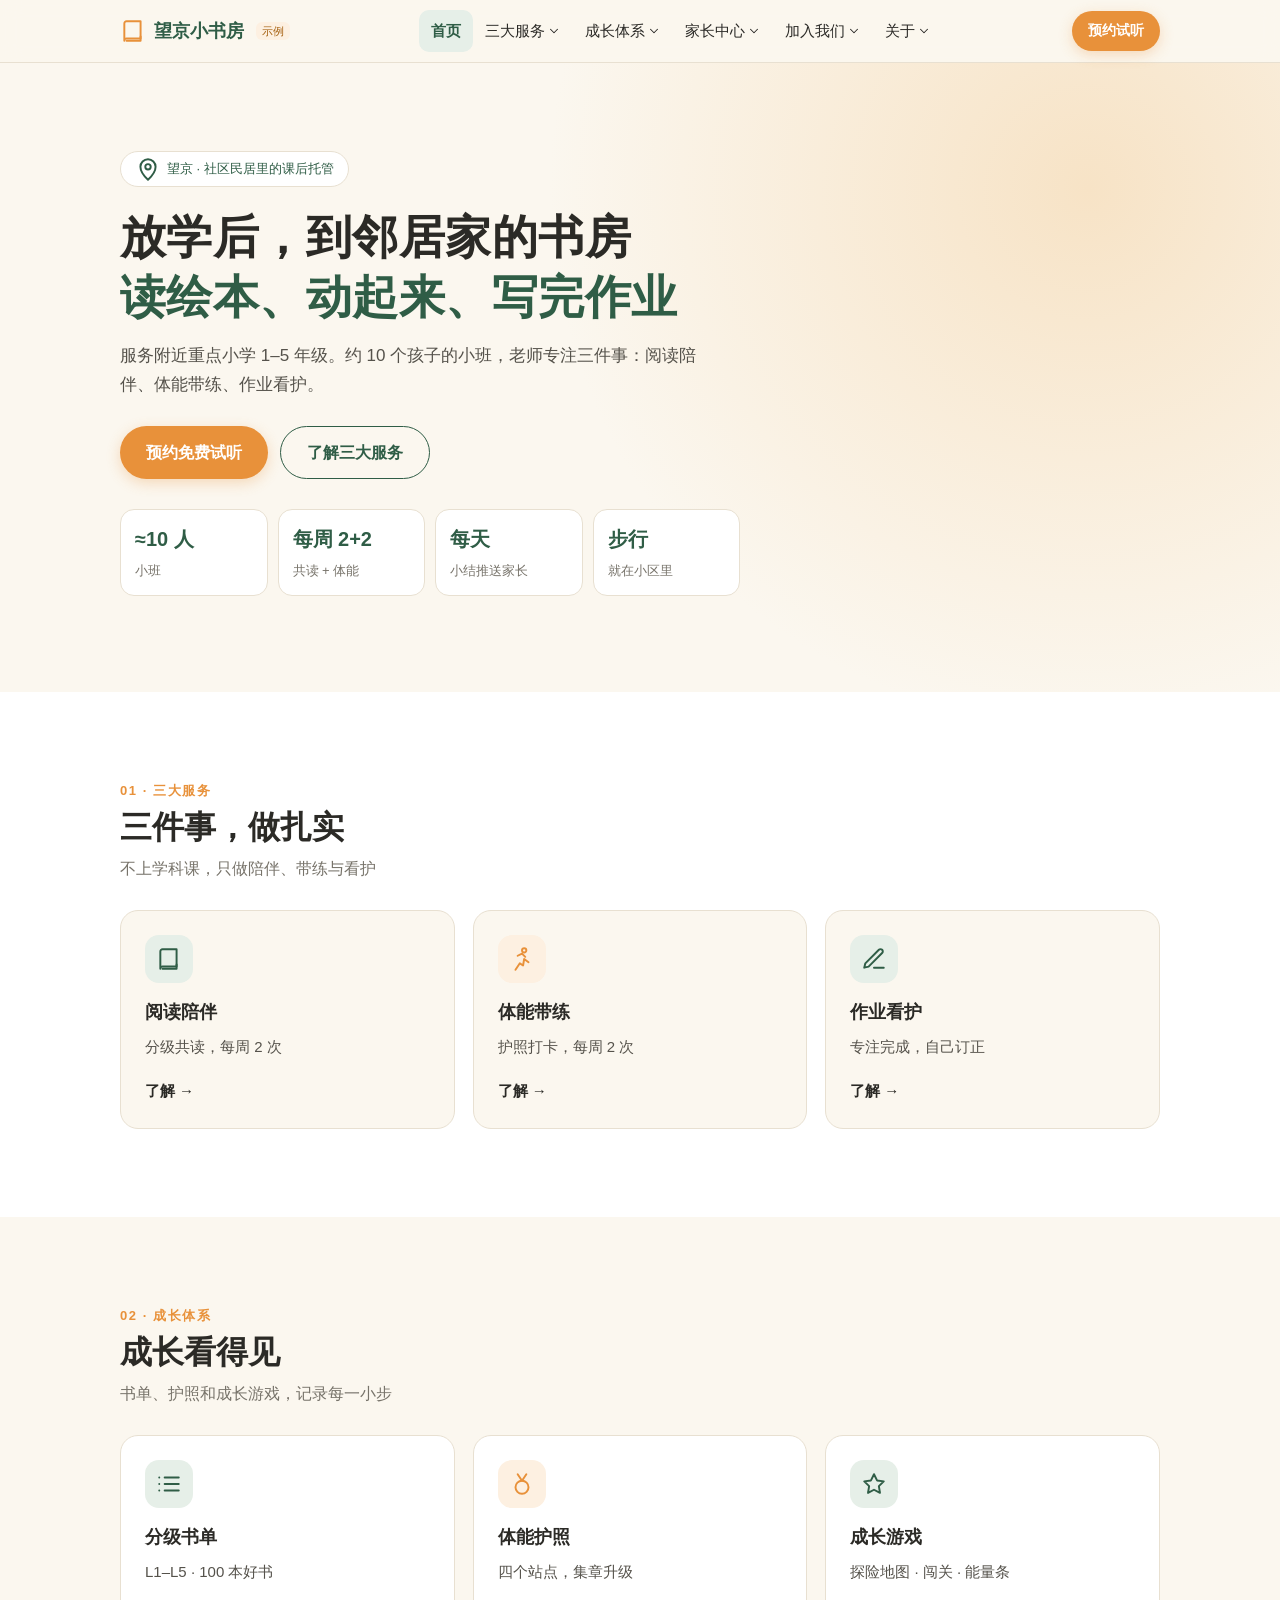
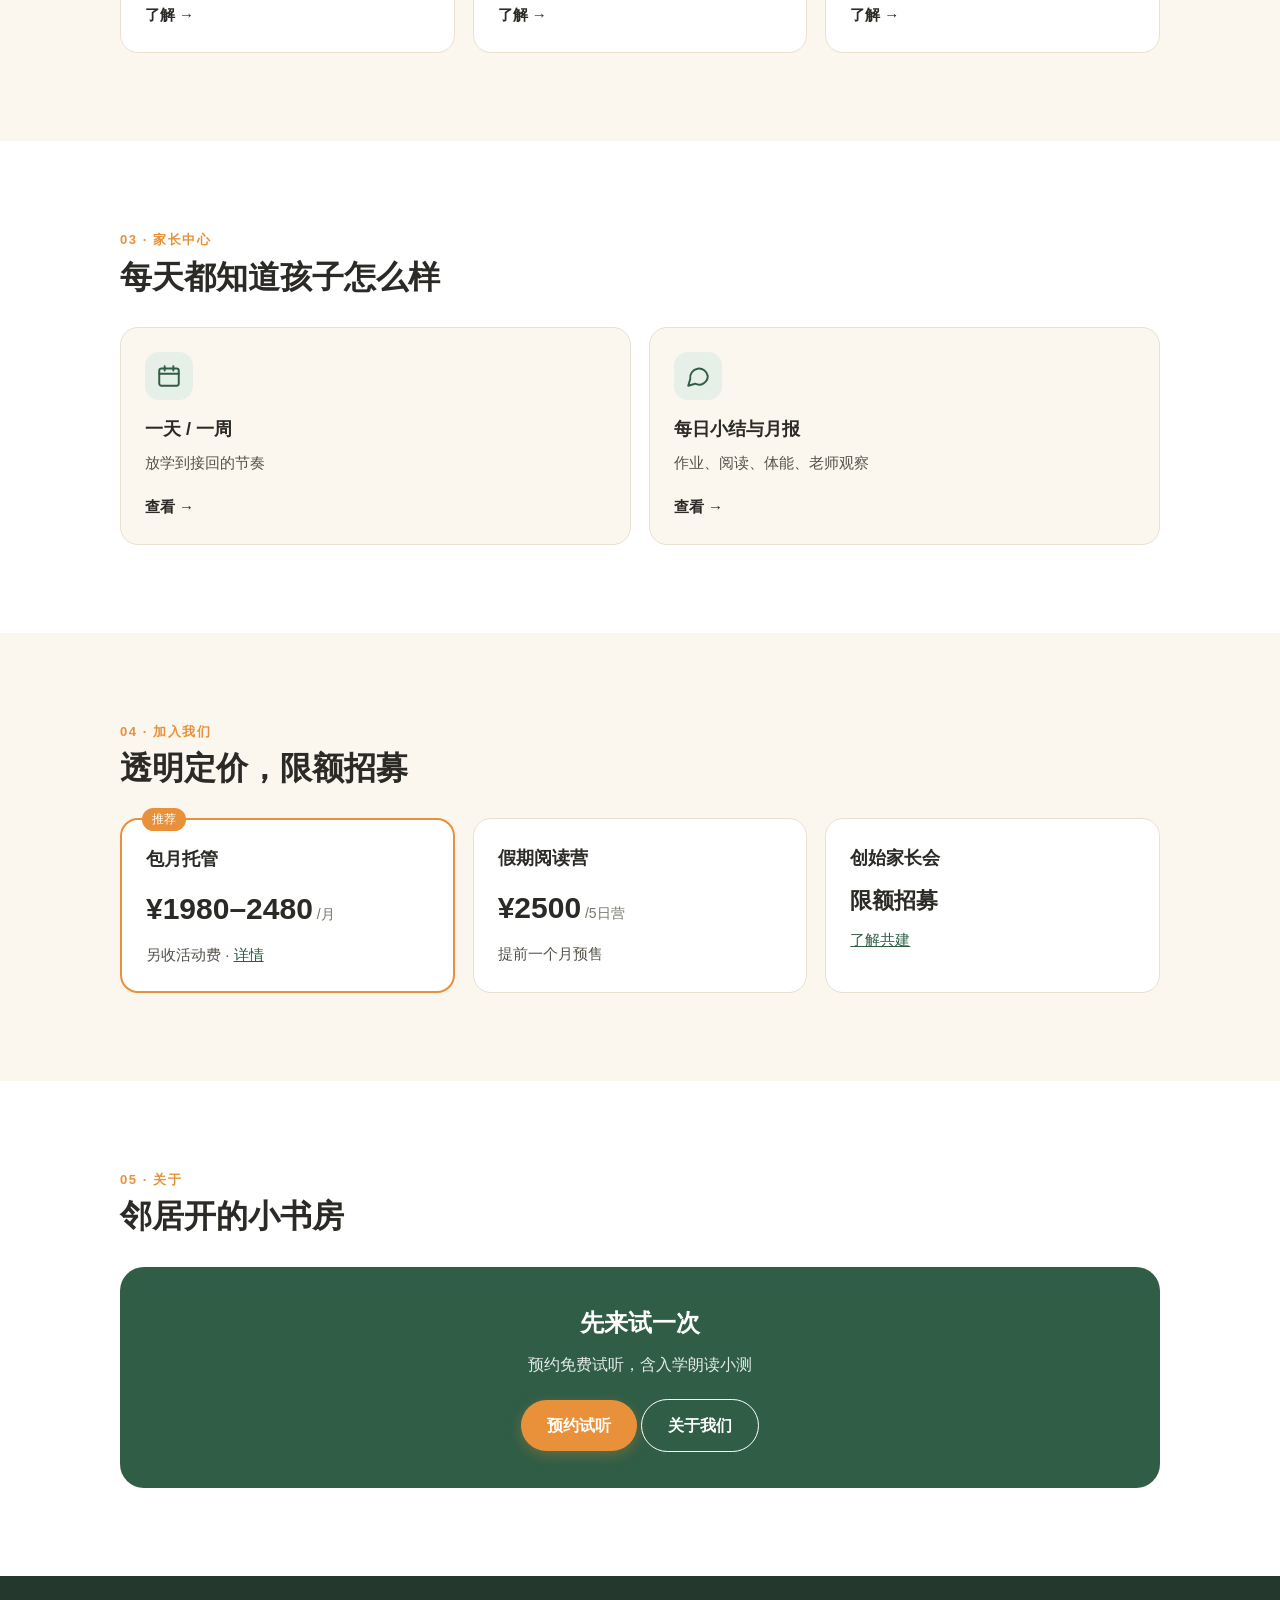
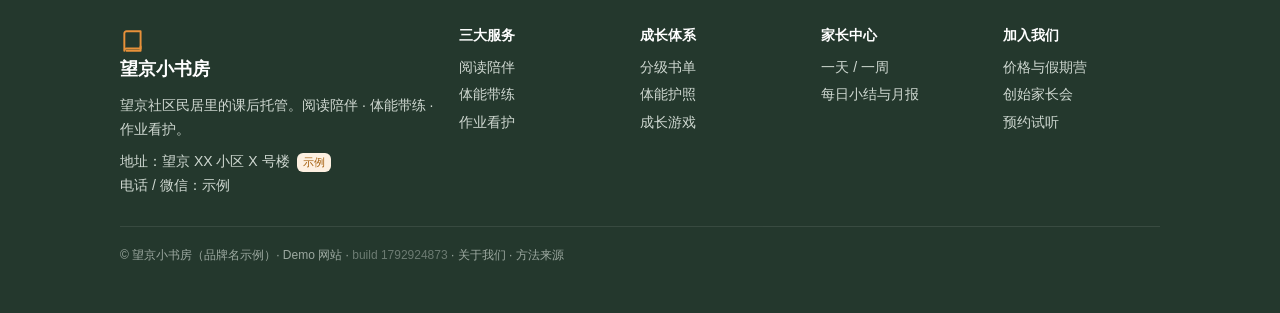
<file: index.html>
<!DOCTYPE html><html lang="zh-CN"><head><meta charset="utf-8"><meta name="viewport" content="width=device-width,initial-scale=1,viewport-fit=cover"><title>首页 · 望京小书房（示例）</title><link rel="stylesheet" href="style.css?v=1792924873"></head><body><div id="nav"></div><noscript><nav style="padding:12px 20px;background:#fff;border-bottom:1px solid #e8e0d1;font-size:14px;line-height:2"><a href="index.html">首页</a> · <a href="services.html">三大服务</a> · <a href="books.html">分级书单</a> · <a href="passport.html">体能护照</a> · <a href="game.html">成长游戏</a> · <a href="schedule.html">一天/一周</a> · <a href="parents.html">每日小结与月报</a> · <a href="pricing.html">价格与假期营</a> · <a href="founders.html">创始家长会</a> · <a href="join.html">预约试听</a> · <a href="about.html">关于</a></nav></noscript><main><div class="hero"><div class="w"><span class="eyebrow"><svg class="ic" viewBox="0 0 24 24"><path d="M12 22s7-6.5 7-12a7 7 0 0 0-14 0c0 5.5 7 12 7 12z"/><circle cx="12" cy="10" r="2.5"/></svg>望京 · 社区民居里的课后托管</span><h1>放学后，到邻居家的书房<br><em>读绘本、动起来、写完作业</em></h1><p class="lead">服务附近重点小学 1–5 年级。约 10 个孩子的小班，老师专注三件事：阅读陪伴、体能带练、作业看护。</p><div class="acts"><a class="btn" href="join.html">预约免费试听</a><a class="btn ghost" href="services.html">了解三大服务</a></div><div class="facts"><div><b>≈10 人</b><span>小班</span></div><div><b>每周 2+2</b><span>共读 + 体能</span></div><div><b>每天</b><span>小结推送家长</span></div><div><b>步行</b><span>就在小区里</span></div></div></div></div><section class="alt"><div class="w"><div class="sh"><div class="k">01 · 三大服务</div><h2>三件事，做扎实</h2><p>不上学科课，只做陪伴、带练与看护</p></div><div class="g g3"><a class="c" href="services.html#read" style="text-decoration:none;color:inherit"><div class="icb"><svg class="ic" viewBox="0 0 24 24"><path d="M4 19V5a2 2 0 0 1 2-2h13v16H6a2 2 0 0 0-2 2z"/><path d="M19 17v4H6"/></svg></div><h3>阅读陪伴</h3><p>分级共读，每周 2 次</p><span class="more">了解</span></a><a class="c" href="services.html#run" style="text-decoration:none;color:inherit"><div class="icb o"><svg class="ic" viewBox="0 0 24 24"><circle cx="14" cy="4" r="2"/><path d="m6 22 4-6 3 2 1-6 4 3M8 9l4-2 3 3"/></svg></div><h3>体能带练</h3><p>护照打卡，每周 2 次</p><span class="more">了解</span></a><a class="c" href="services.html#hw" style="text-decoration:none;color:inherit"><div class="icb"><svg class="ic" viewBox="0 0 24 24"><path d="M12 20h9"/><path d="M16.5 3.5a2.1 2.1 0 1 1 3 3L7 19l-4 1 1-4z"/></svg></div><h3>作业看护</h3><p>专注完成，自己订正</p><span class="more">了解</span></a></div></div></section><section class=""><div class="w"><div class="sh"><div class="k">02 · 成长体系</div><h2>成长看得见</h2><p>书单、护照和成长游戏，记录每一小步</p></div><div class="g g3"><a class="c" href="books.html" style="text-decoration:none;color:inherit"><div class="icb"><svg class="ic" viewBox="0 0 24 24"><path d="M8 6h13M8 12h13M8 18h13M3 6h.01M3 12h.01M3 18h.01"/></svg></div><h3>分级书单</h3><p>L1–L5 · 100 本好书</p><span class="more">了解</span></a><a class="c" href="passport.html" style="text-decoration:none;color:inherit"><div class="icb o"><svg class="ic" viewBox="0 0 24 24"><circle cx="12" cy="15" r="6"/><path d="m8 3 4 6 4-6"/></svg></div><h3>体能护照</h3><p>四个站点，集章升级</p><span class="more">了解</span></a><a class="c" href="game.html" style="text-decoration:none;color:inherit"><div class="icb"><svg class="ic" viewBox="0 0 24 24"><path d="m12 3 2.8 5.7 6.2.9-4.5 4.4 1 6.2L12 17.3 6.5 20.2l1-6.2L3 9.6l6.2-.9z"/></svg></div><h3>成长游戏</h3><p>探险地图 · 闯关 · 能量条</p><span class="more">了解</span></a></div></div></section><section class="alt"><div class="w"><div class="sh"><div class="k">03 · 家长中心</div><h2>每天都知道孩子怎么样</h2></div><div class="g g2"><a class="c" href="schedule.html" style="text-decoration:none;color:inherit"><div class="icb"><svg class="ic" viewBox="0 0 24 24"><rect x="3" y="5" width="18" height="16" rx="2"/><path d="M3 10h18M8 3v4M16 3v4"/></svg></div><h3>一天 / 一周</h3><p>放学到接回的节奏</p><span class="more">查看</span></a><a class="c" href="parents.html" style="text-decoration:none;color:inherit"><div class="icb"><svg class="ic" viewBox="0 0 24 24"><path d="M21 12a8 8 0 0 1-11.6 7.1L3 21l1.9-6.4A8 8 0 1 1 21 12z"/></svg></div><h3>每日小结与月报</h3><p>作业、阅读、体能、老师观察</p><span class="more">查看</span></a></div></div></section><section class=""><div class="w"><div class="sh"><div class="k">04 · 加入我们</div><h2>透明定价，限额招募</h2></div><div class="g g3 price"><div class="c hot"><h3>包月托管</h3><div class="n">¥1980–2480<small> /月</small></div><p>另收活动费 · <a href="pricing.html">详情</a></p></div><div class="c"><h3>假期阅读营</h3><div class="n">¥2500<small> /5日营</small></div><p>提前一个月预售</p></div><div class="c"><h3>创始家长会</h3><div class="n" style="font-size:22px">限额招募</div><p><a href="founders.html">了解共建</a></p></div></div></div></section><section class="alt"><div class="w"><div class="sh"><div class="k">05 · 关于</div><h2>邻居开的小书房</h2></div><div class="cta"><h2>先来试一次</h2><p>预约免费试听，含入学朗读小测</p><a class="btn" href="join.html">预约试听</a> <a class="btn ghost" href="about.html" style="color:#fff;border-color:#fff">关于我们</a></div></div></section></main><div id="foot"></div><script src="nav.js?v=1792924873"></script></body></html>
</file>
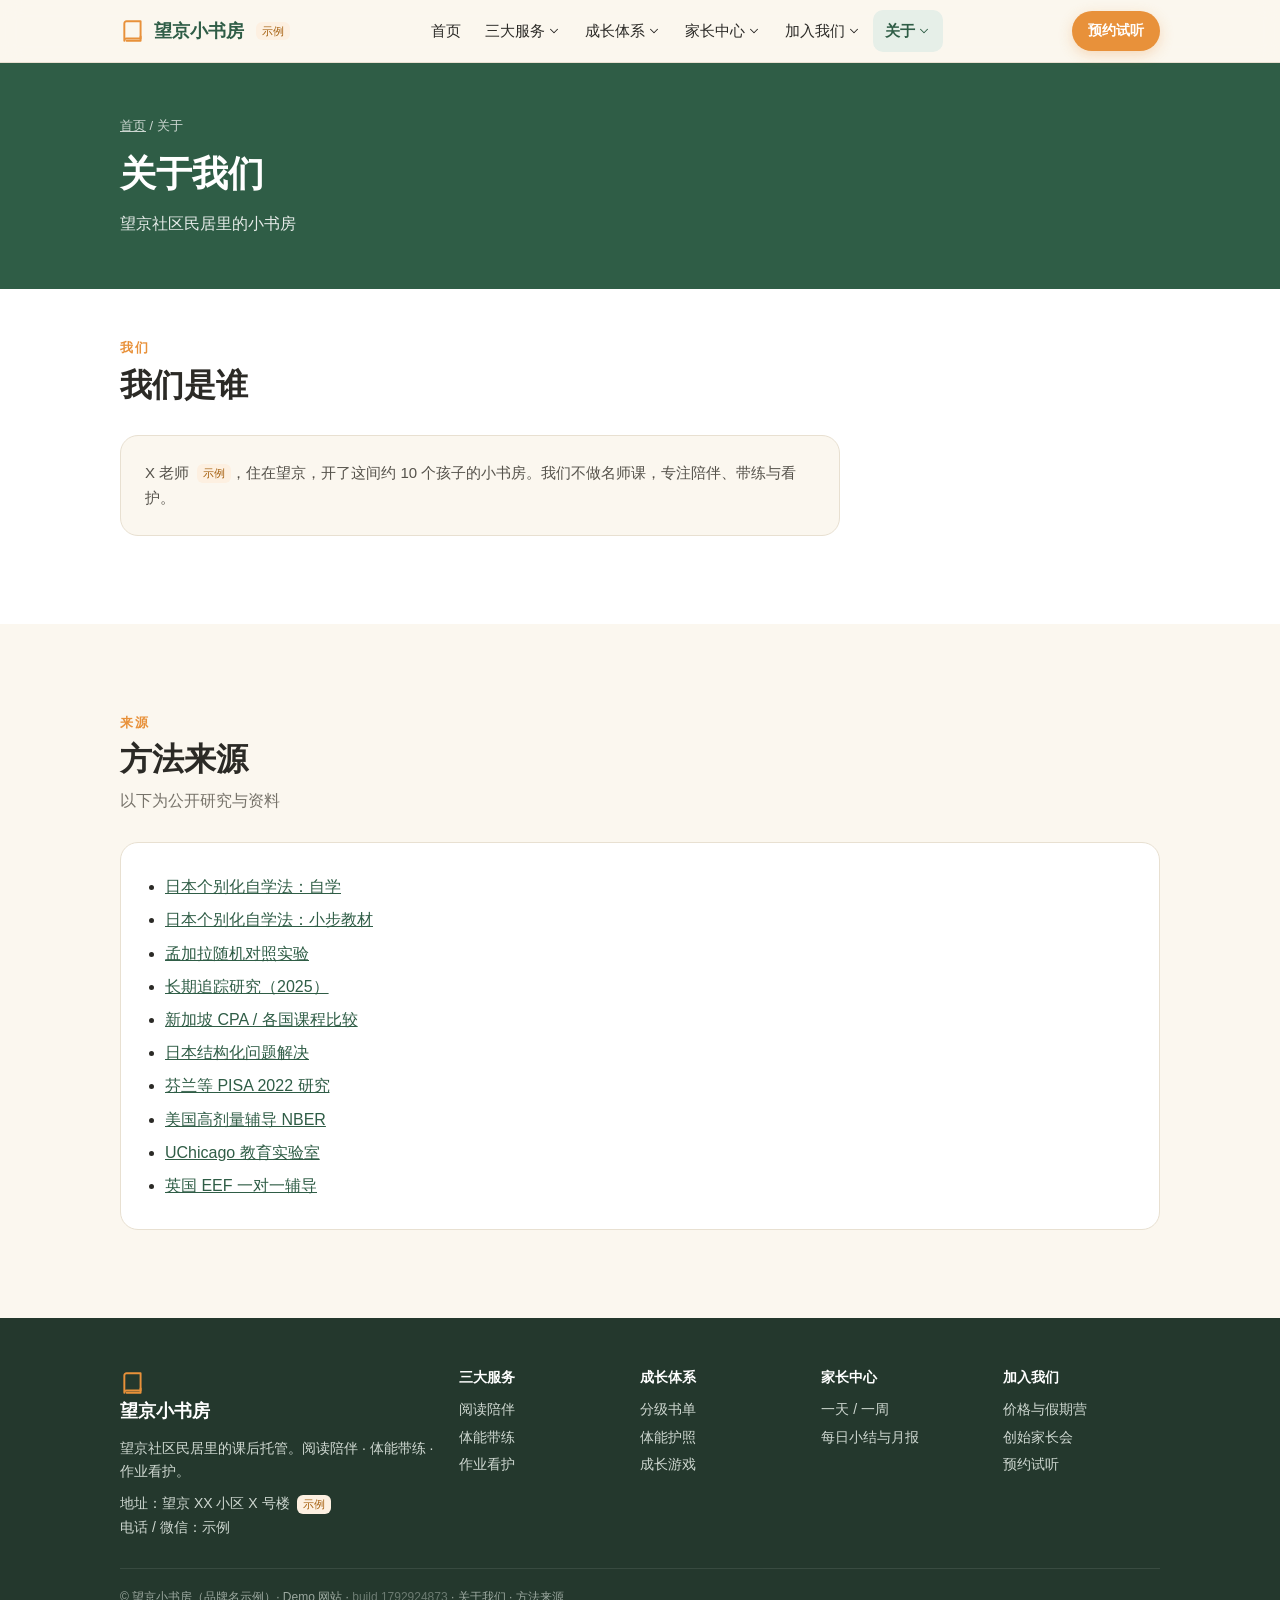
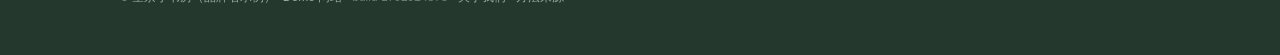
<file: about.html>
<!DOCTYPE html><html lang="zh-CN"><head><meta charset="utf-8"><meta name="viewport" content="width=device-width,initial-scale=1,viewport-fit=cover"><title>关于我们 · 望京小书房（示例）</title><link rel="stylesheet" href="style.css?v=1792924873"></head><body><div id="nav"></div><noscript><nav style="padding:12px 20px;background:#fff;border-bottom:1px solid #e8e0d1;font-size:14px;line-height:2"><a href="index.html">首页</a> · <a href="services.html">三大服务</a> · <a href="books.html">分级书单</a> · <a href="passport.html">体能护照</a> · <a href="game.html">成长游戏</a> · <a href="schedule.html">一天/一周</a> · <a href="parents.html">每日小结与月报</a> · <a href="pricing.html">价格与假期营</a> · <a href="founders.html">创始家长会</a> · <a href="join.html">预约试听</a> · <a href="about.html">关于</a></nav></noscript><main><div class="ph"><div class="w"><div class="crumb"><a href="index.html">首页</a> / 关于</div><h1>关于我们</h1><p>望京社区民居里的小书房</p></div></div><section class="alt"><div class="w"><div class="sh"><div class="k">我们</div><h2>我们是谁</h2></div><div class="c" style="max-width:720px"><p>X 老师 <i class="tag">示例</i>，住在望京，开了这间约 10 个孩子的小书房。我们不做名师课，专注陪伴、带练与看护。</p></div></div></section><section class=""><div class="w"><div class="sh"><div class="k">来源</div><h2>方法来源</h2><p>以下为公开研究与资料</p></div><div class="c"><ul class="li"><li><a href="https://www.kumon.com/about-kumon/kumon-method/self-learning" target="_blank" rel="noopener">日本个别化自学法：自学</a></li><li><a href="https://www.kumon.com/ca-en/about-kumon/kumon-method/small-step-worksheets" target="_blank" rel="noopener">日本个别化自学法：小步教材</a></li><li><a href="https://doi.org/10.1257/rct.2925-1.0" target="_blank" rel="noopener">孟加拉随机对照实验</a></li><li><a href="https://doi.org/10.1016/j.econedurev.2025.102657" target="_blank" rel="noopener">长期追踪研究（2025）</a></li><li><a href="https://doi.org/10.36948/ijfmr.2025.v07i01.35313" target="_blank" rel="noopener">新加坡 CPA / 各国课程比较</a></li><li><a href="https://www.ite.kspu.edu/index.php/ite/article/view/952" target="_blank" rel="noopener">日本结构化问题解决</a></li><li><a href="https://www.nature.com/articles/s41599-025-04466-y" target="_blank" rel="noopener">芬兰等 PISA 2022 研究</a></li><li><a href="https://doi.org/10.3386/w28531" target="_blank" rel="noopener">美国高剂量辅导 NBER</a></li><li><a href="https://educationlab.uchicago.edu/resources/nber-working-paper-can-technology-facilitate-scale-evidence-from-a-randomized-evaluation-of-high-dosage-tutoring/" target="_blank" rel="noopener">UChicago 教育实验室</a></li><li><a href="https://educationendowmentfoundation.org.uk/education-evidence/teaching-learning-toolkit/one-to-one-tuition" target="_blank" rel="noopener">英国 EEF 一对一辅导</a></li></ul></div></div></section></main><div id="foot"></div><script src="nav.js?v=1792924873"></script></body></html>
</file>
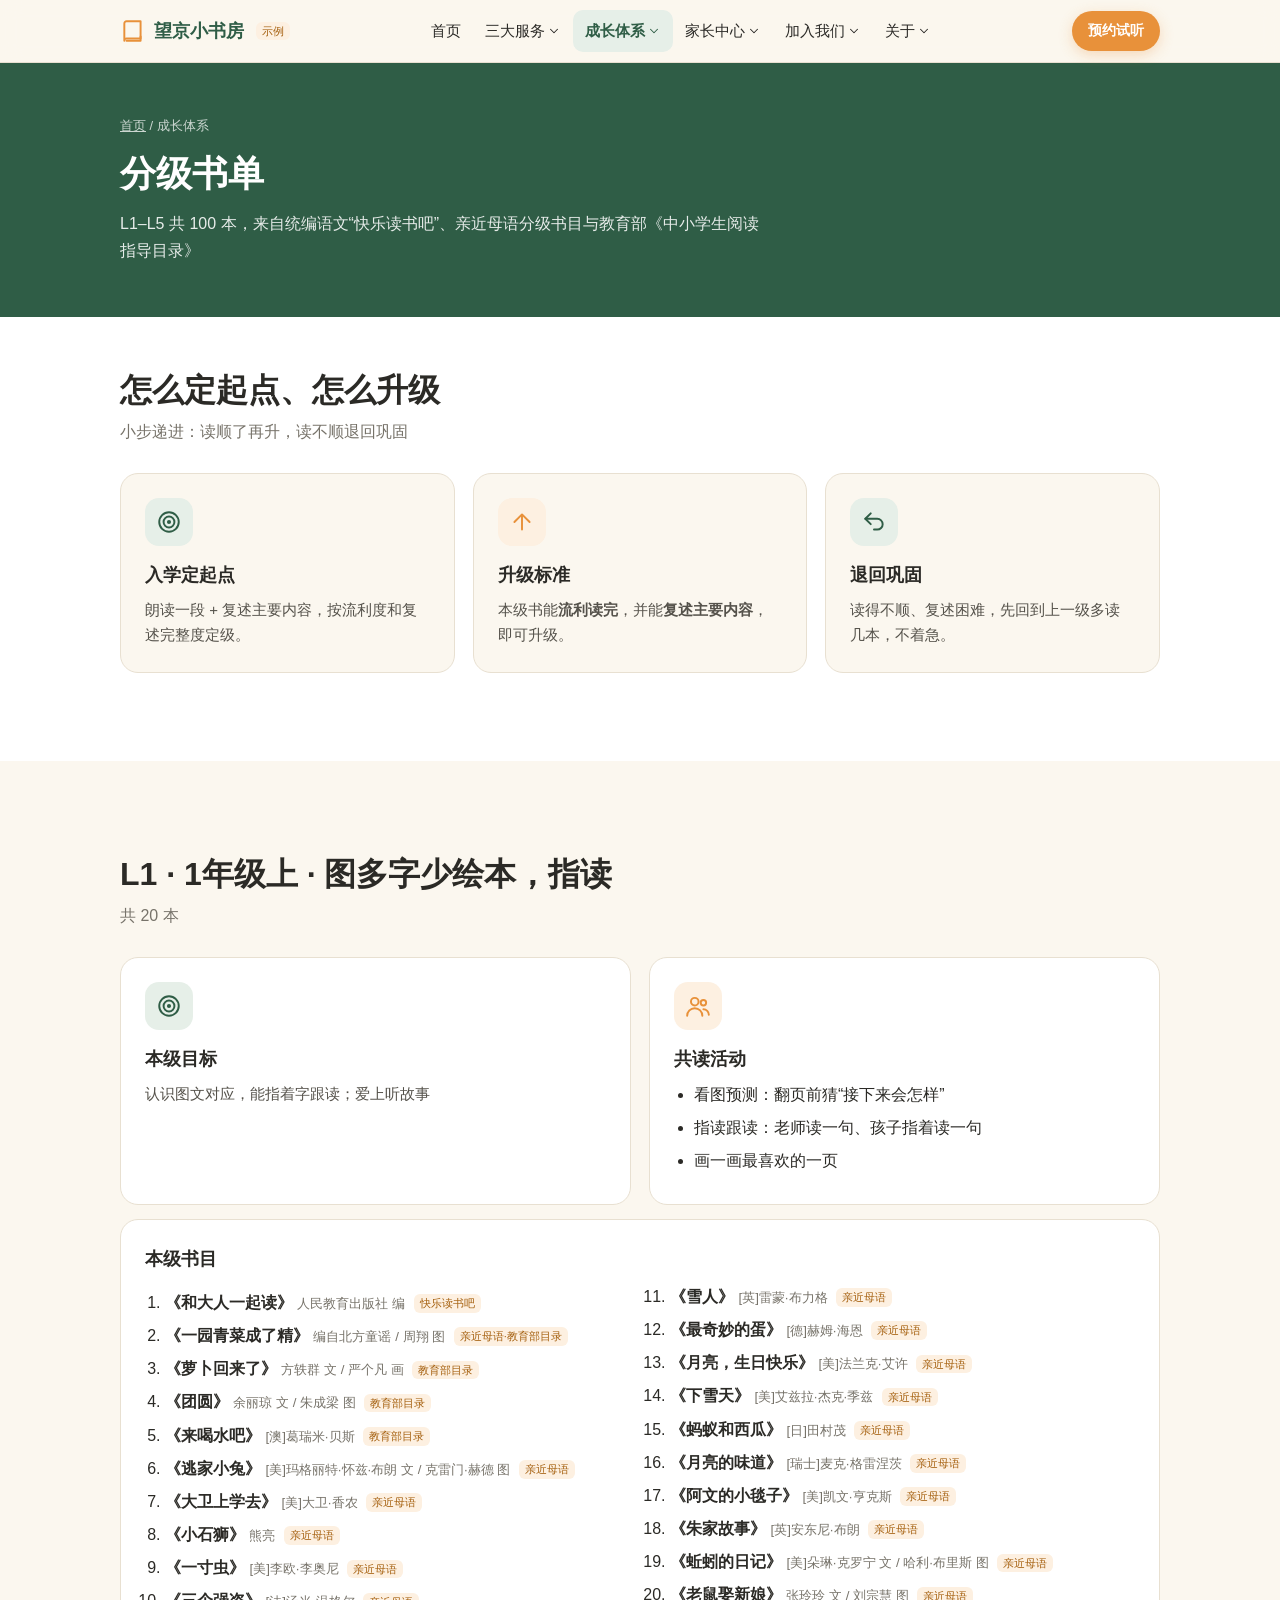
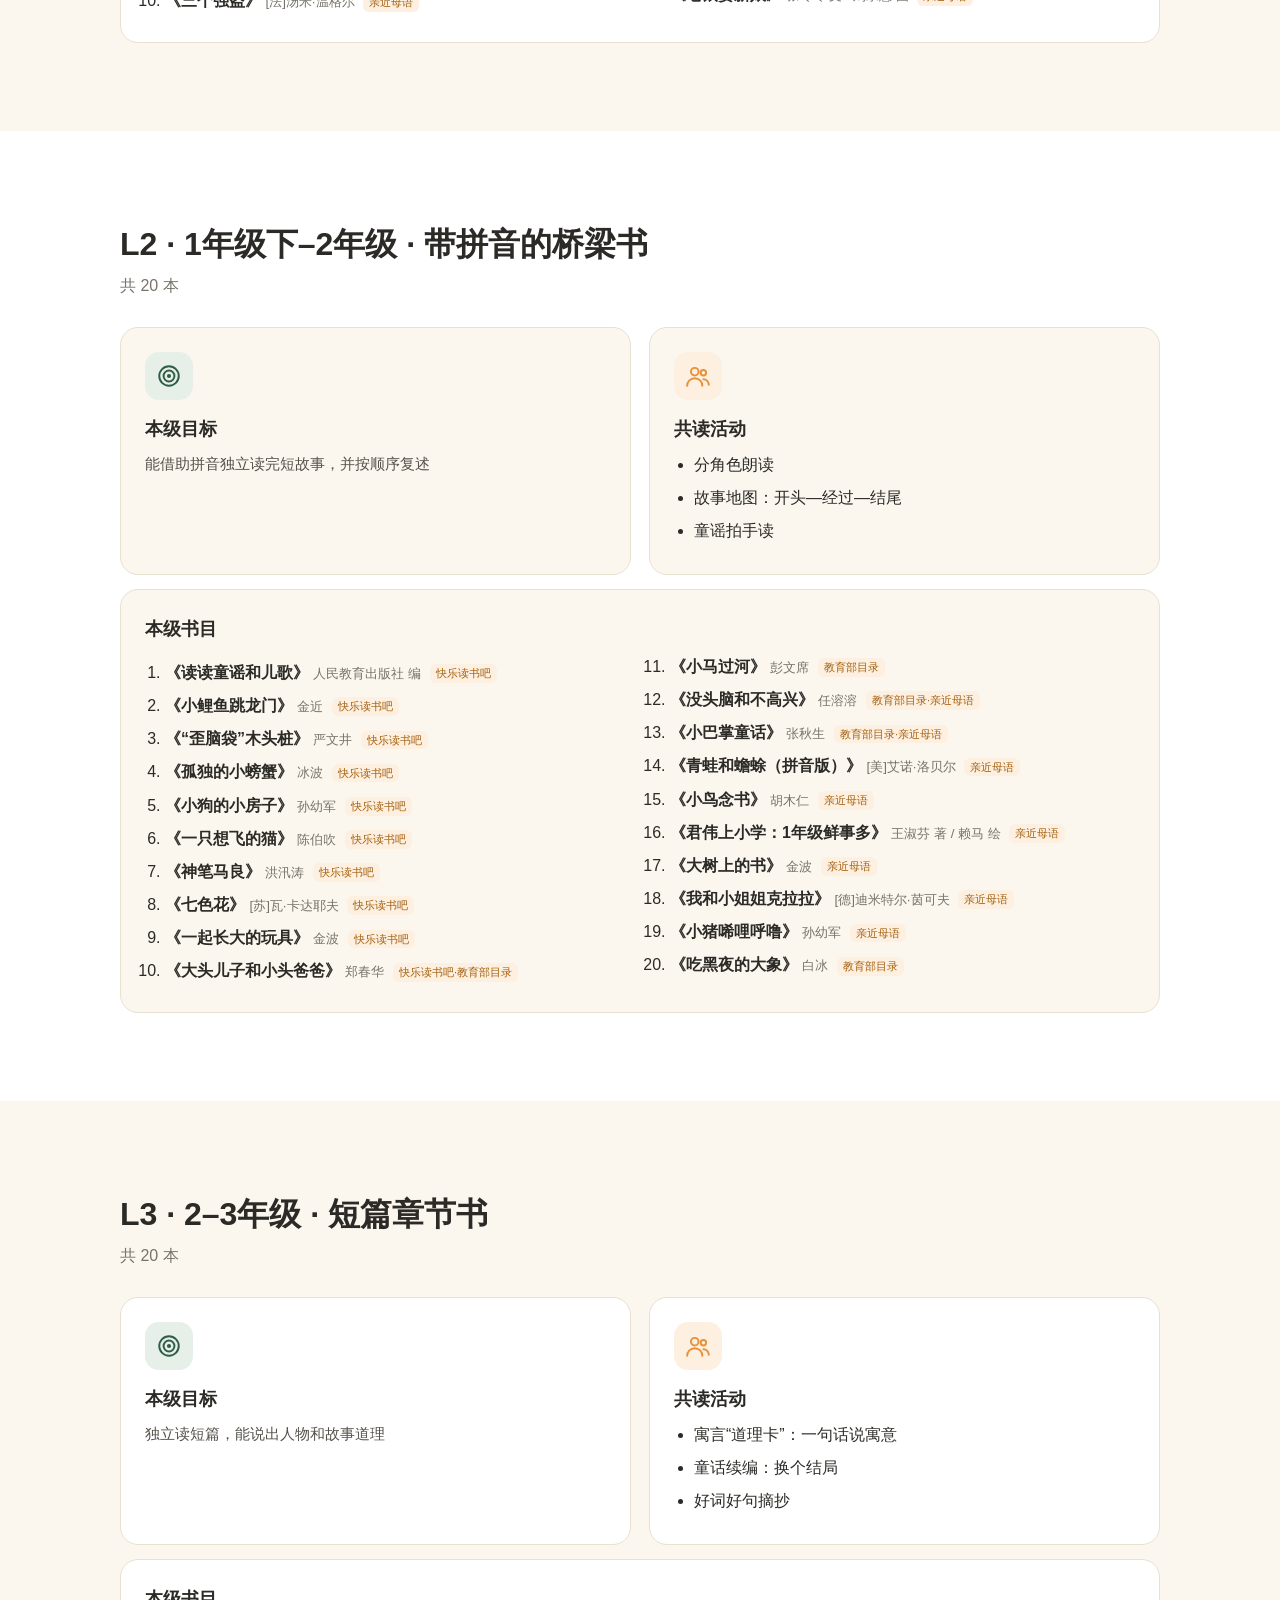
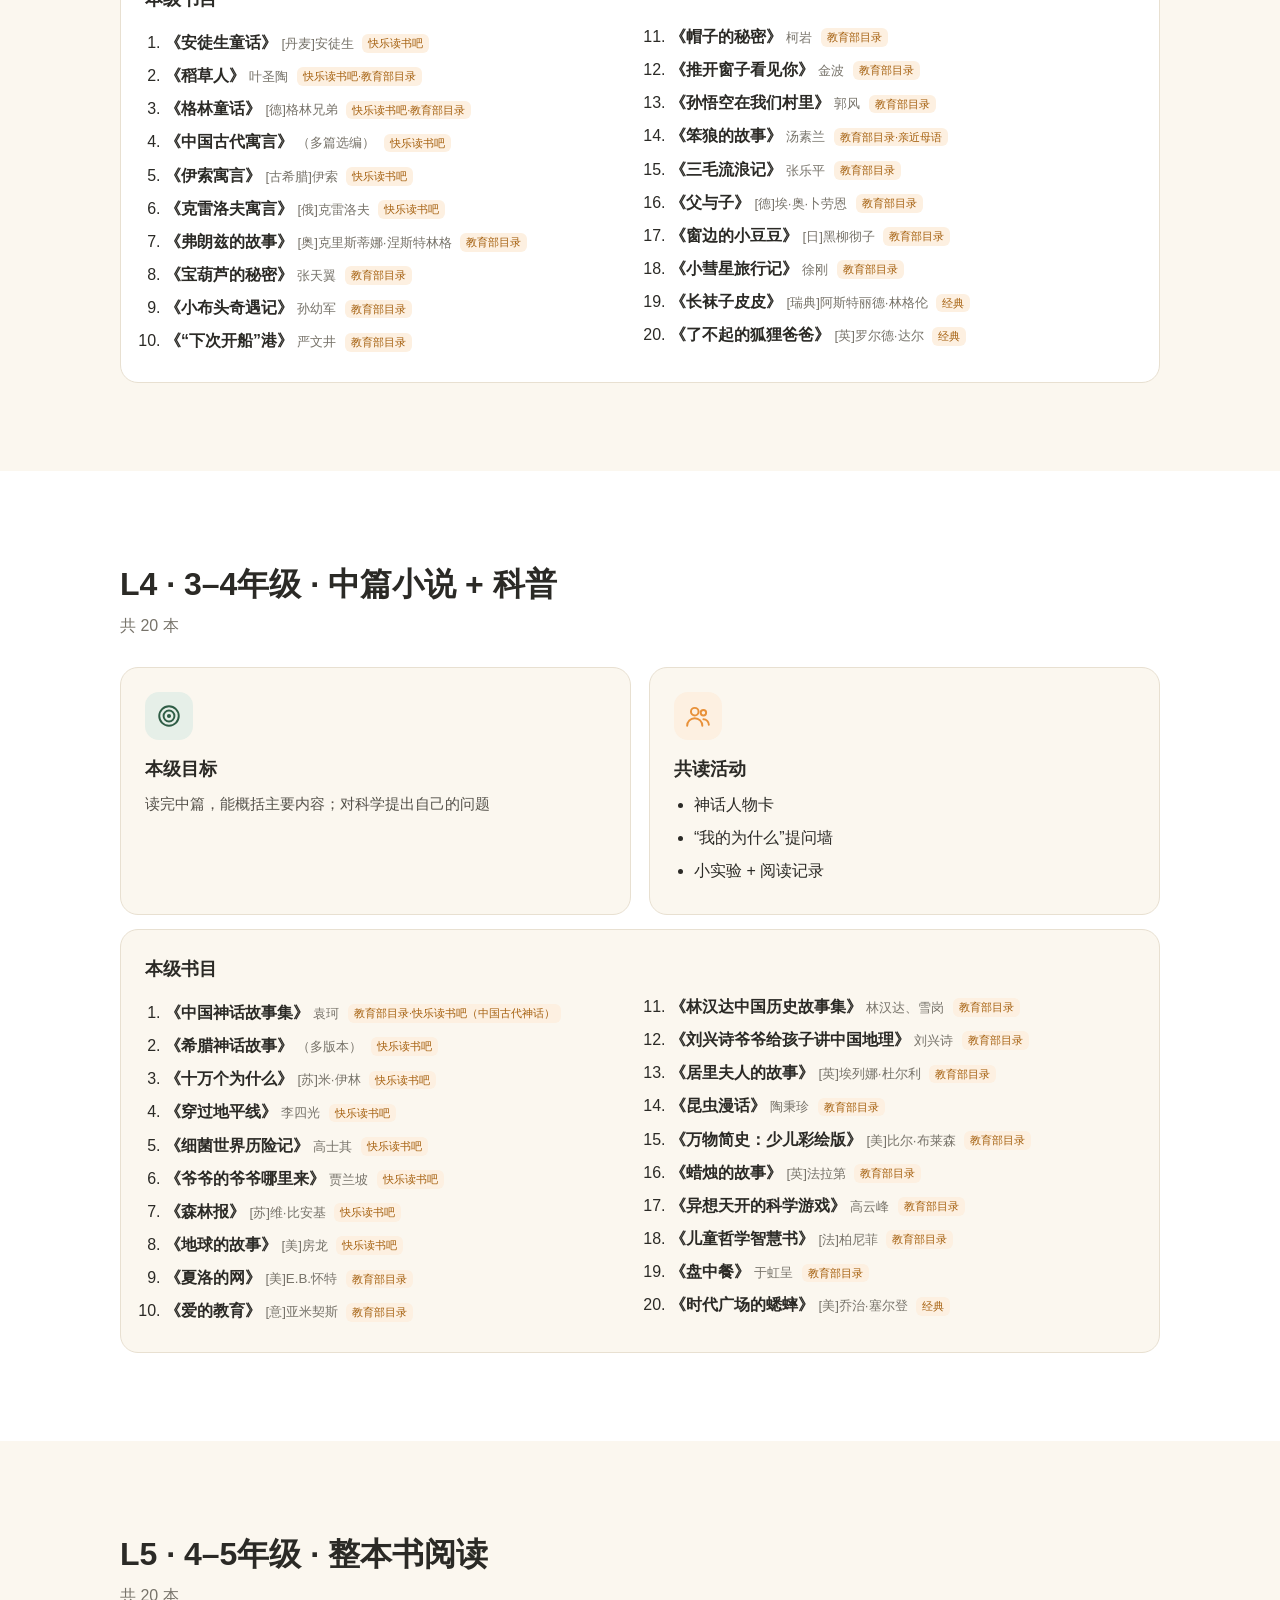
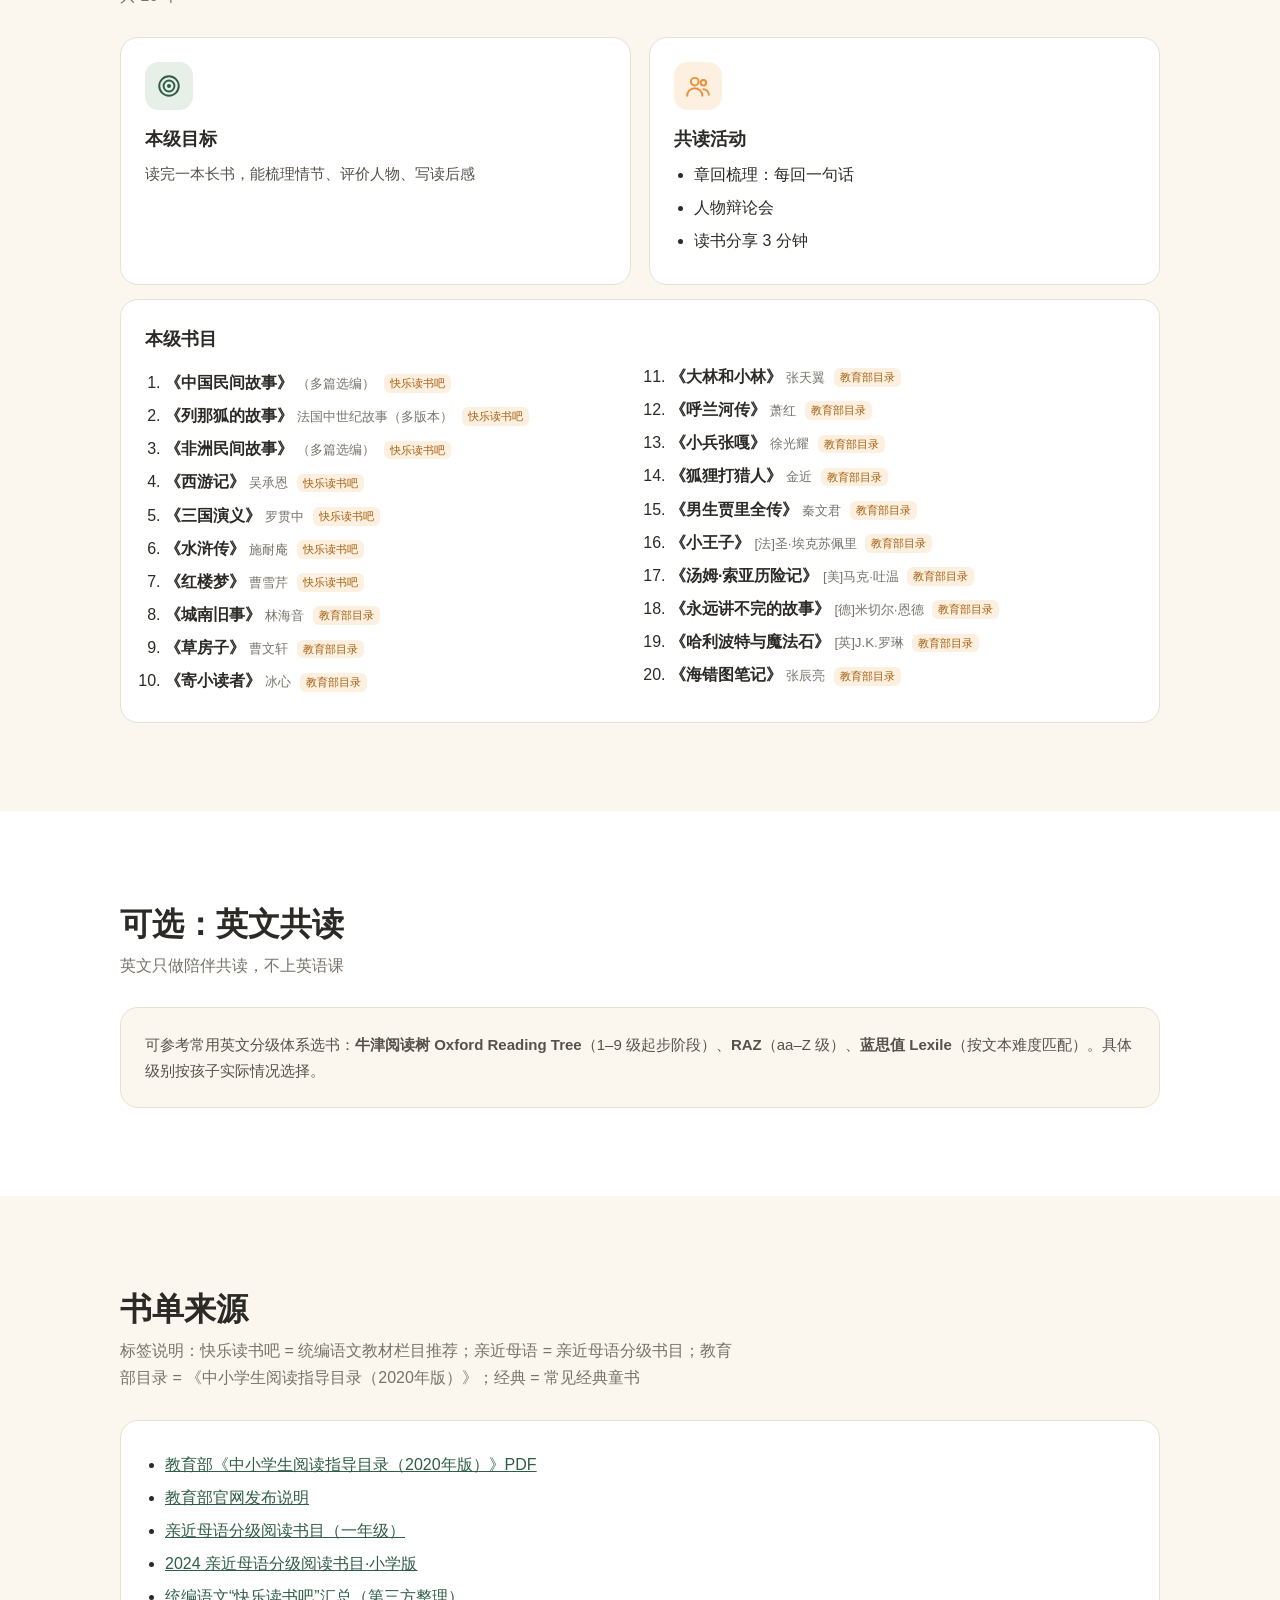
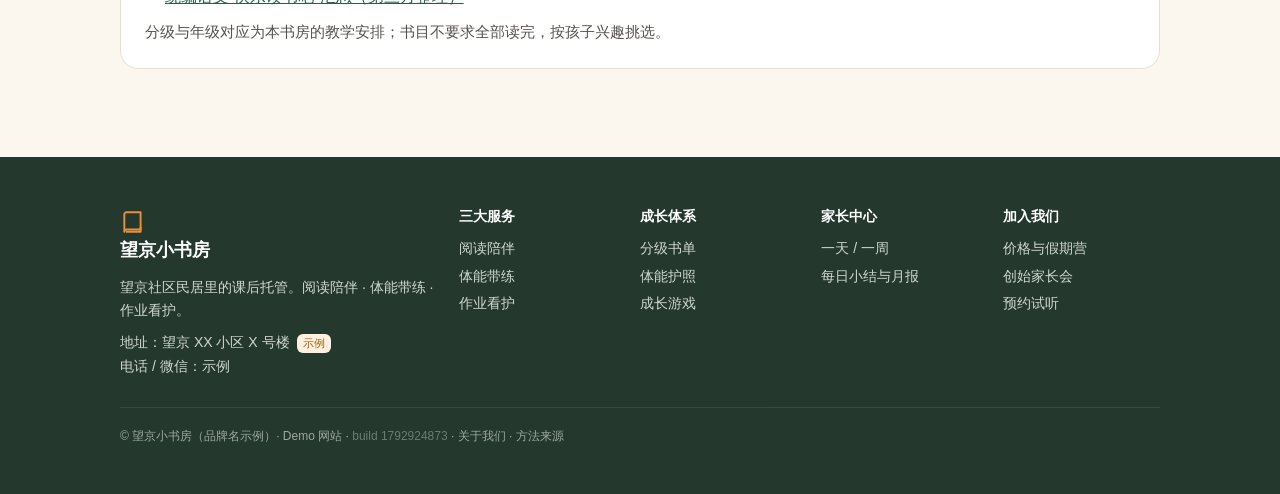
<file: books.html>
<!DOCTYPE html><html lang="zh-CN"><head><meta charset="utf-8"><meta name="viewport" content="width=device-width,initial-scale=1,viewport-fit=cover"><title>分级书单 · 望京小书房（示例）</title><link rel="stylesheet" href="style.css?v=1792924873"></head><body><div id="nav"></div><noscript><nav style="padding:12px 20px;background:#fff;border-bottom:1px solid #e8e0d1;font-size:14px;line-height:2"><a href="index.html">首页</a> · <a href="services.html">三大服务</a> · <a href="books.html">分级书单</a> · <a href="passport.html">体能护照</a> · <a href="game.html">成长游戏</a> · <a href="schedule.html">一天/一周</a> · <a href="parents.html">每日小结与月报</a> · <a href="pricing.html">价格与假期营</a> · <a href="founders.html">创始家长会</a> · <a href="join.html">预约试听</a> · <a href="about.html">关于</a></nav></noscript><main><div class="ph"><div class="w"><div class="crumb"><a href="index.html">首页</a> / 成长体系</div><h1>分级书单</h1><p>L1–L5 共 100 本，来自统编语文“快乐读书吧”、亲近母语分级书目与教育部《中小学生阅读指导目录》</p></div></div><section class="alt"><div class="w"><div class="sh"><div class="k"></div><h2>怎么定起点、怎么升级</h2><p>小步递进：读顺了再升，读不顺退回巩固</p></div><div class="g g3"><div class="c"><div class="icb"><svg class="ic" viewBox="0 0 24 24"><circle cx="12" cy="12" r="9"/><circle cx="12" cy="12" r="5"/><circle cx="12" cy="12" r="1"/></svg></div><h3>入学定起点</h3><p>朗读一段 + 复述主要内容，按流利度和复述完整度定级。</p></div><div class="c"><div class="icb o"><svg class="ic" viewBox="0 0 24 24"><path d="M12 19V5M5 12l7-7 7 7"/></svg></div><h3>升级标准</h3><p>本级书能<b>流利读完</b>，并能<b>复述主要内容</b>，即可升级。</p></div><div class="c"><div class="icb"><svg class="ic" viewBox="0 0 24 24"><path d="M9 14 4 9l5-5"/><path d="M4 9h11a5 5 0 0 1 0 10h-3"/></svg></div><h3>退回巩固</h3><p>读得不顺、复述困难，先回到上一级多读几本，不着急。</p></div></div></div></section><section class=""><div class="w"><div class="sh"><div class="k"></div><h2>L1 · 1年级上 · 图多字少绘本，指读</h2><p>共 20 本</p></div><div class="g g2"><div class="c"><div class="icb"><svg class="ic" viewBox="0 0 24 24"><circle cx="12" cy="12" r="9"/><circle cx="12" cy="12" r="5"/><circle cx="12" cy="12" r="1"/></svg></div><h3>本级目标</h3><p>认识图文对应，能指着字跟读；爱上听故事</p></div><div class="c"><div class="icb o"><svg class="ic" viewBox="0 0 24 24"><circle cx="9" cy="8" r="3.5"/><path d="M2 21a7 7 0 0 1 14 0"/><circle cx="17" cy="9" r="2.5"/><path d="M17 15a5 5 0 0 1 5 5"/></svg></div><h3>共读活动</h3><ul class="li"><li>看图预测：翻页前猜“接下来会怎样”</li><li>指读跟读：老师读一句、孩子指着读一句</li><li>画一画最喜欢的一页</li></ul></div></div><div class="c" style="margin-top:14px"><h3 style="margin-bottom:8px">本级书目</h3><ol class="li booklist"><li><b>《和大人一起读》</b> <small>人民教育出版社 编</small> <i class="tag">快乐读书吧</i></li><li><b>《一园青菜成了精》</b> <small>编自北方童谣 / 周翔 图</small> <i class="tag">亲近母语·教育部目录</i></li><li><b>《萝卜回来了》</b> <small>方轶群 文 / 严个凡 画</small> <i class="tag">教育部目录</i></li><li><b>《团圆》</b> <small>余丽琼 文 / 朱成梁 图</small> <i class="tag">教育部目录</i></li><li><b>《来喝水吧》</b> <small>[澳]葛瑞米·贝斯</small> <i class="tag">教育部目录</i></li><li><b>《逃家小兔》</b> <small>[美]玛格丽特·怀兹·布朗 文 / 克雷门·赫德 图</small> <i class="tag">亲近母语</i></li><li><b>《大卫上学去》</b> <small>[美]大卫·香农</small> <i class="tag">亲近母语</i></li><li><b>《小石狮》</b> <small>熊亮</small> <i class="tag">亲近母语</i></li><li><b>《一寸虫》</b> <small>[美]李欧·李奥尼</small> <i class="tag">亲近母语</i></li><li><b>《三个强盗》</b> <small>[法]汤米·温格尔</small> <i class="tag">亲近母语</i></li><li><b>《雪人》</b> <small>[英]雷蒙·布力格</small> <i class="tag">亲近母语</i></li><li><b>《最奇妙的蛋》</b> <small>[德]赫姆·海恩</small> <i class="tag">亲近母语</i></li><li><b>《月亮，生日快乐》</b> <small>[美]法兰克·艾许</small> <i class="tag">亲近母语</i></li><li><b>《下雪天》</b> <small>[美]艾兹拉·杰克·季兹</small> <i class="tag">亲近母语</i></li><li><b>《蚂蚁和西瓜》</b> <small>[日]田村茂</small> <i class="tag">亲近母语</i></li><li><b>《月亮的味道》</b> <small>[瑞士]麦克·格雷涅茨</small> <i class="tag">亲近母语</i></li><li><b>《阿文的小毯子》</b> <small>[美]凯文·亨克斯</small> <i class="tag">亲近母语</i></li><li><b>《朱家故事》</b> <small>[英]安东尼·布朗</small> <i class="tag">亲近母语</i></li><li><b>《蚯蚓的日记》</b> <small>[美]朵琳·克罗宁 文 / 哈利·布里斯 图</small> <i class="tag">亲近母语</i></li><li><b>《老鼠娶新娘》</b> <small>张玲玲 文 / 刘宗慧 图</small> <i class="tag">亲近母语</i></li></ol></div></div></section><section class="alt"><div class="w"><div class="sh"><div class="k"></div><h2>L2 · 1年级下–2年级 · 带拼音的桥梁书</h2><p>共 20 本</p></div><div class="g g2"><div class="c"><div class="icb"><svg class="ic" viewBox="0 0 24 24"><circle cx="12" cy="12" r="9"/><circle cx="12" cy="12" r="5"/><circle cx="12" cy="12" r="1"/></svg></div><h3>本级目标</h3><p>能借助拼音独立读完短故事，并按顺序复述</p></div><div class="c"><div class="icb o"><svg class="ic" viewBox="0 0 24 24"><circle cx="9" cy="8" r="3.5"/><path d="M2 21a7 7 0 0 1 14 0"/><circle cx="17" cy="9" r="2.5"/><path d="M17 15a5 5 0 0 1 5 5"/></svg></div><h3>共读活动</h3><ul class="li"><li>分角色朗读</li><li>故事地图：开头—经过—结尾</li><li>童谣拍手读</li></ul></div></div><div class="c" style="margin-top:14px"><h3 style="margin-bottom:8px">本级书目</h3><ol class="li booklist"><li><b>《读读童谣和儿歌》</b> <small>人民教育出版社 编</small> <i class="tag">快乐读书吧</i></li><li><b>《小鲤鱼跳龙门》</b> <small>金近</small> <i class="tag">快乐读书吧</i></li><li><b>《“歪脑袋”木头桩》</b> <small>严文井</small> <i class="tag">快乐读书吧</i></li><li><b>《孤独的小螃蟹》</b> <small>冰波</small> <i class="tag">快乐读书吧</i></li><li><b>《小狗的小房子》</b> <small>孙幼军</small> <i class="tag">快乐读书吧</i></li><li><b>《一只想飞的猫》</b> <small>陈伯吹</small> <i class="tag">快乐读书吧</i></li><li><b>《神笔马良》</b> <small>洪汛涛</small> <i class="tag">快乐读书吧</i></li><li><b>《七色花》</b> <small>[苏]瓦·卡达耶夫</small> <i class="tag">快乐读书吧</i></li><li><b>《一起长大的玩具》</b> <small>金波</small> <i class="tag">快乐读书吧</i></li><li><b>《大头儿子和小头爸爸》</b> <small>郑春华</small> <i class="tag">快乐读书吧·教育部目录</i></li><li><b>《小马过河》</b> <small>彭文席</small> <i class="tag">教育部目录</i></li><li><b>《没头脑和不高兴》</b> <small>任溶溶</small> <i class="tag">教育部目录·亲近母语</i></li><li><b>《小巴掌童话》</b> <small>张秋生</small> <i class="tag">教育部目录·亲近母语</i></li><li><b>《青蛙和蟾蜍（拼音版）》</b> <small>[美]艾诺·洛贝尔</small> <i class="tag">亲近母语</i></li><li><b>《小鸟念书》</b> <small>胡木仁</small> <i class="tag">亲近母语</i></li><li><b>《君伟上小学：1年级鲜事多》</b> <small>王淑芬 著 / 赖马 绘</small> <i class="tag">亲近母语</i></li><li><b>《大树上的书》</b> <small>金波</small> <i class="tag">亲近母语</i></li><li><b>《我和小姐姐克拉拉》</b> <small>[德]迪米特尔·茵可夫</small> <i class="tag">亲近母语</i></li><li><b>《小猪唏哩呼噜》</b> <small>孙幼军</small> <i class="tag">亲近母语</i></li><li><b>《吃黑夜的大象》</b> <small>白冰</small> <i class="tag">教育部目录</i></li></ol></div></div></section><section class=""><div class="w"><div class="sh"><div class="k"></div><h2>L3 · 2–3年级 · 短篇章节书</h2><p>共 20 本</p></div><div class="g g2"><div class="c"><div class="icb"><svg class="ic" viewBox="0 0 24 24"><circle cx="12" cy="12" r="9"/><circle cx="12" cy="12" r="5"/><circle cx="12" cy="12" r="1"/></svg></div><h3>本级目标</h3><p>独立读短篇，能说出人物和故事道理</p></div><div class="c"><div class="icb o"><svg class="ic" viewBox="0 0 24 24"><circle cx="9" cy="8" r="3.5"/><path d="M2 21a7 7 0 0 1 14 0"/><circle cx="17" cy="9" r="2.5"/><path d="M17 15a5 5 0 0 1 5 5"/></svg></div><h3>共读活动</h3><ul class="li"><li>寓言“道理卡”：一句话说寓意</li><li>童话续编：换个结局</li><li>好词好句摘抄</li></ul></div></div><div class="c" style="margin-top:14px"><h3 style="margin-bottom:8px">本级书目</h3><ol class="li booklist"><li><b>《安徒生童话》</b> <small>[丹麦]安徒生</small> <i class="tag">快乐读书吧</i></li><li><b>《稻草人》</b> <small>叶圣陶</small> <i class="tag">快乐读书吧·教育部目录</i></li><li><b>《格林童话》</b> <small>[德]格林兄弟</small> <i class="tag">快乐读书吧·教育部目录</i></li><li><b>《中国古代寓言》</b> <small>（多篇选编）</small> <i class="tag">快乐读书吧</i></li><li><b>《伊索寓言》</b> <small>[古希腊]伊索</small> <i class="tag">快乐读书吧</i></li><li><b>《克雷洛夫寓言》</b> <small>[俄]克雷洛夫</small> <i class="tag">快乐读书吧</i></li><li><b>《弗朗兹的故事》</b> <small>[奥]克里斯蒂娜·涅斯特林格</small> <i class="tag">教育部目录</i></li><li><b>《宝葫芦的秘密》</b> <small>张天翼</small> <i class="tag">教育部目录</i></li><li><b>《小布头奇遇记》</b> <small>孙幼军</small> <i class="tag">教育部目录</i></li><li><b>《“下次开船”港》</b> <small>严文井</small> <i class="tag">教育部目录</i></li><li><b>《帽子的秘密》</b> <small>柯岩</small> <i class="tag">教育部目录</i></li><li><b>《推开窗子看见你》</b> <small>金波</small> <i class="tag">教育部目录</i></li><li><b>《孙悟空在我们村里》</b> <small>郭风</small> <i class="tag">教育部目录</i></li><li><b>《笨狼的故事》</b> <small>汤素兰</small> <i class="tag">教育部目录·亲近母语</i></li><li><b>《三毛流浪记》</b> <small>张乐平</small> <i class="tag">教育部目录</i></li><li><b>《父与子》</b> <small>[德]埃·奥·卜劳恩</small> <i class="tag">教育部目录</i></li><li><b>《窗边的小豆豆》</b> <small>[日]黑柳彻子</small> <i class="tag">教育部目录</i></li><li><b>《小彗星旅行记》</b> <small>徐刚</small> <i class="tag">教育部目录</i></li><li><b>《长袜子皮皮》</b> <small>[瑞典]阿斯特丽德·林格伦</small> <i class="tag">经典</i></li><li><b>《了不起的狐狸爸爸》</b> <small>[英]罗尔德·达尔</small> <i class="tag">经典</i></li></ol></div></div></section><section class="alt"><div class="w"><div class="sh"><div class="k"></div><h2>L4 · 3–4年级 · 中篇小说 + 科普</h2><p>共 20 本</p></div><div class="g g2"><div class="c"><div class="icb"><svg class="ic" viewBox="0 0 24 24"><circle cx="12" cy="12" r="9"/><circle cx="12" cy="12" r="5"/><circle cx="12" cy="12" r="1"/></svg></div><h3>本级目标</h3><p>读完中篇，能概括主要内容；对科学提出自己的问题</p></div><div class="c"><div class="icb o"><svg class="ic" viewBox="0 0 24 24"><circle cx="9" cy="8" r="3.5"/><path d="M2 21a7 7 0 0 1 14 0"/><circle cx="17" cy="9" r="2.5"/><path d="M17 15a5 5 0 0 1 5 5"/></svg></div><h3>共读活动</h3><ul class="li"><li>神话人物卡</li><li>“我的为什么”提问墙</li><li>小实验 + 阅读记录</li></ul></div></div><div class="c" style="margin-top:14px"><h3 style="margin-bottom:8px">本级书目</h3><ol class="li booklist"><li><b>《中国神话故事集》</b> <small>袁珂</small> <i class="tag">教育部目录·快乐读书吧（中国古代神话）</i></li><li><b>《希腊神话故事》</b> <small>（多版本）</small> <i class="tag">快乐读书吧</i></li><li><b>《十万个为什么》</b> <small>[苏]米·伊林</small> <i class="tag">快乐读书吧</i></li><li><b>《穿过地平线》</b> <small>李四光</small> <i class="tag">快乐读书吧</i></li><li><b>《细菌世界历险记》</b> <small>高士其</small> <i class="tag">快乐读书吧</i></li><li><b>《爷爷的爷爷哪里来》</b> <small>贾兰坡</small> <i class="tag">快乐读书吧</i></li><li><b>《森林报》</b> <small>[苏]维·比安基</small> <i class="tag">快乐读书吧</i></li><li><b>《地球的故事》</b> <small>[美]房龙</small> <i class="tag">快乐读书吧</i></li><li><b>《夏洛的网》</b> <small>[美]E.B.怀特</small> <i class="tag">教育部目录</i></li><li><b>《爱的教育》</b> <small>[意]亚米契斯</small> <i class="tag">教育部目录</i></li><li><b>《林汉达中国历史故事集》</b> <small>林汉达、雪岗</small> <i class="tag">教育部目录</i></li><li><b>《刘兴诗爷爷给孩子讲中国地理》</b> <small>刘兴诗</small> <i class="tag">教育部目录</i></li><li><b>《居里夫人的故事》</b> <small>[英]埃列娜·杜尔利</small> <i class="tag">教育部目录</i></li><li><b>《昆虫漫话》</b> <small>陶秉珍</small> <i class="tag">教育部目录</i></li><li><b>《万物简史：少儿彩绘版》</b> <small>[美]比尔·布莱森</small> <i class="tag">教育部目录</i></li><li><b>《蜡烛的故事》</b> <small>[英]法拉第</small> <i class="tag">教育部目录</i></li><li><b>《异想天开的科学游戏》</b> <small>高云峰</small> <i class="tag">教育部目录</i></li><li><b>《儿童哲学智慧书》</b> <small>[法]柏尼菲</small> <i class="tag">教育部目录</i></li><li><b>《盘中餐》</b> <small>于虹呈</small> <i class="tag">教育部目录</i></li><li><b>《时代广场的蟋蟀》</b> <small>[美]乔治·塞尔登</small> <i class="tag">经典</i></li></ol></div></div></section><section class=""><div class="w"><div class="sh"><div class="k"></div><h2>L5 · 4–5年级 · 整本书阅读</h2><p>共 20 本</p></div><div class="g g2"><div class="c"><div class="icb"><svg class="ic" viewBox="0 0 24 24"><circle cx="12" cy="12" r="9"/><circle cx="12" cy="12" r="5"/><circle cx="12" cy="12" r="1"/></svg></div><h3>本级目标</h3><p>读完一本长书，能梳理情节、评价人物、写读后感</p></div><div class="c"><div class="icb o"><svg class="ic" viewBox="0 0 24 24"><circle cx="9" cy="8" r="3.5"/><path d="M2 21a7 7 0 0 1 14 0"/><circle cx="17" cy="9" r="2.5"/><path d="M17 15a5 5 0 0 1 5 5"/></svg></div><h3>共读活动</h3><ul class="li"><li>章回梳理：每回一句话</li><li>人物辩论会</li><li>读书分享 3 分钟</li></ul></div></div><div class="c" style="margin-top:14px"><h3 style="margin-bottom:8px">本级书目</h3><ol class="li booklist"><li><b>《中国民间故事》</b> <small>（多篇选编）</small> <i class="tag">快乐读书吧</i></li><li><b>《列那狐的故事》</b> <small>法国中世纪故事（多版本）</small> <i class="tag">快乐读书吧</i></li><li><b>《非洲民间故事》</b> <small>（多篇选编）</small> <i class="tag">快乐读书吧</i></li><li><b>《西游记》</b> <small>吴承恩</small> <i class="tag">快乐读书吧</i></li><li><b>《三国演义》</b> <small>罗贯中</small> <i class="tag">快乐读书吧</i></li><li><b>《水浒传》</b> <small>施耐庵</small> <i class="tag">快乐读书吧</i></li><li><b>《红楼梦》</b> <small>曹雪芹</small> <i class="tag">快乐读书吧</i></li><li><b>《城南旧事》</b> <small>林海音</small> <i class="tag">教育部目录</i></li><li><b>《草房子》</b> <small>曹文轩</small> <i class="tag">教育部目录</i></li><li><b>《寄小读者》</b> <small>冰心</small> <i class="tag">教育部目录</i></li><li><b>《大林和小林》</b> <small>张天翼</small> <i class="tag">教育部目录</i></li><li><b>《呼兰河传》</b> <small>萧红</small> <i class="tag">教育部目录</i></li><li><b>《小兵张嘎》</b> <small>徐光耀</small> <i class="tag">教育部目录</i></li><li><b>《狐狸打猎人》</b> <small>金近</small> <i class="tag">教育部目录</i></li><li><b>《男生贾里全传》</b> <small>秦文君</small> <i class="tag">教育部目录</i></li><li><b>《小王子》</b> <small>[法]圣·埃克苏佩里</small> <i class="tag">教育部目录</i></li><li><b>《汤姆·索亚历险记》</b> <small>[美]马克·吐温</small> <i class="tag">教育部目录</i></li><li><b>《永远讲不完的故事》</b> <small>[德]米切尔·恩德</small> <i class="tag">教育部目录</i></li><li><b>《哈利波特与魔法石》</b> <small>[英]J.K.罗琳</small> <i class="tag">教育部目录</i></li><li><b>《海错图笔记》</b> <small>张辰亮</small> <i class="tag">教育部目录</i></li></ol></div></div></section><section class="alt"><div class="w"><div class="sh"><div class="k"></div><h2>可选：英文共读</h2><p>英文只做陪伴共读，不上英语课</p></div><div class="c"><p>可参考常用英文分级体系选书：<b>牛津阅读树 Oxford Reading Tree</b>（1–9 级起步阶段）、<b>RAZ</b>（aa–Z 级）、<b>蓝思值 Lexile</b>（按文本难度匹配）。具体级别按孩子实际情况选择。</p></div></div></section><section class=""><div class="w"><div class="sh"><div class="k"></div><h2>书单来源</h2><p>标签说明：快乐读书吧 = 统编语文教材栏目推荐；亲近母语 = 亲近母语分级书目；教育部目录 = 《中小学生阅读指导目录（2020年版）》；经典 = 常见经典童书</p></div><div class="c"><ul class="li">
<li><a href="https://www.gov.cn/zhengce/zhengceku/2020-05/19/5512910/files/96de64da575341e195034aba84983c48.pdf" target="_blank" rel="noopener">教育部《中小学生阅读指导目录（2020年版）》PDF</a></li>
<li><a href="http://www.moe.gov.cn/jyb_xwfb/gzdt_gzdt/s5987/202004/t20200422_445605.html" target="_blank" rel="noopener">教育部官网发布说明</a></li>
<li><a href="https://www.qjmy.cn/edu/book/category/yi-nian-ji/" target="_blank" rel="noopener">亲近母语分级阅读书目（一年级）</a></li>
<li><a href="https://www.readingresources.org.cn/Home/Facilities/details/id/95.html" target="_blank" rel="noopener">2024 亲近母语分级阅读书目·小学版</a></li>
<li><a href="https://kxion.com/article/2027.html" target="_blank" rel="noopener">统编语文“快乐读书吧”汇总（第三方整理）</a></li>
</ul><p class="src" style="margin-top:8px">分级与年级对应为本书房的教学安排；书目不要求全部读完，按孩子兴趣挑选。</p></div></div></section></main><div id="foot"></div><script src="nav.js?v=1792924873"></script></body></html>
</file>
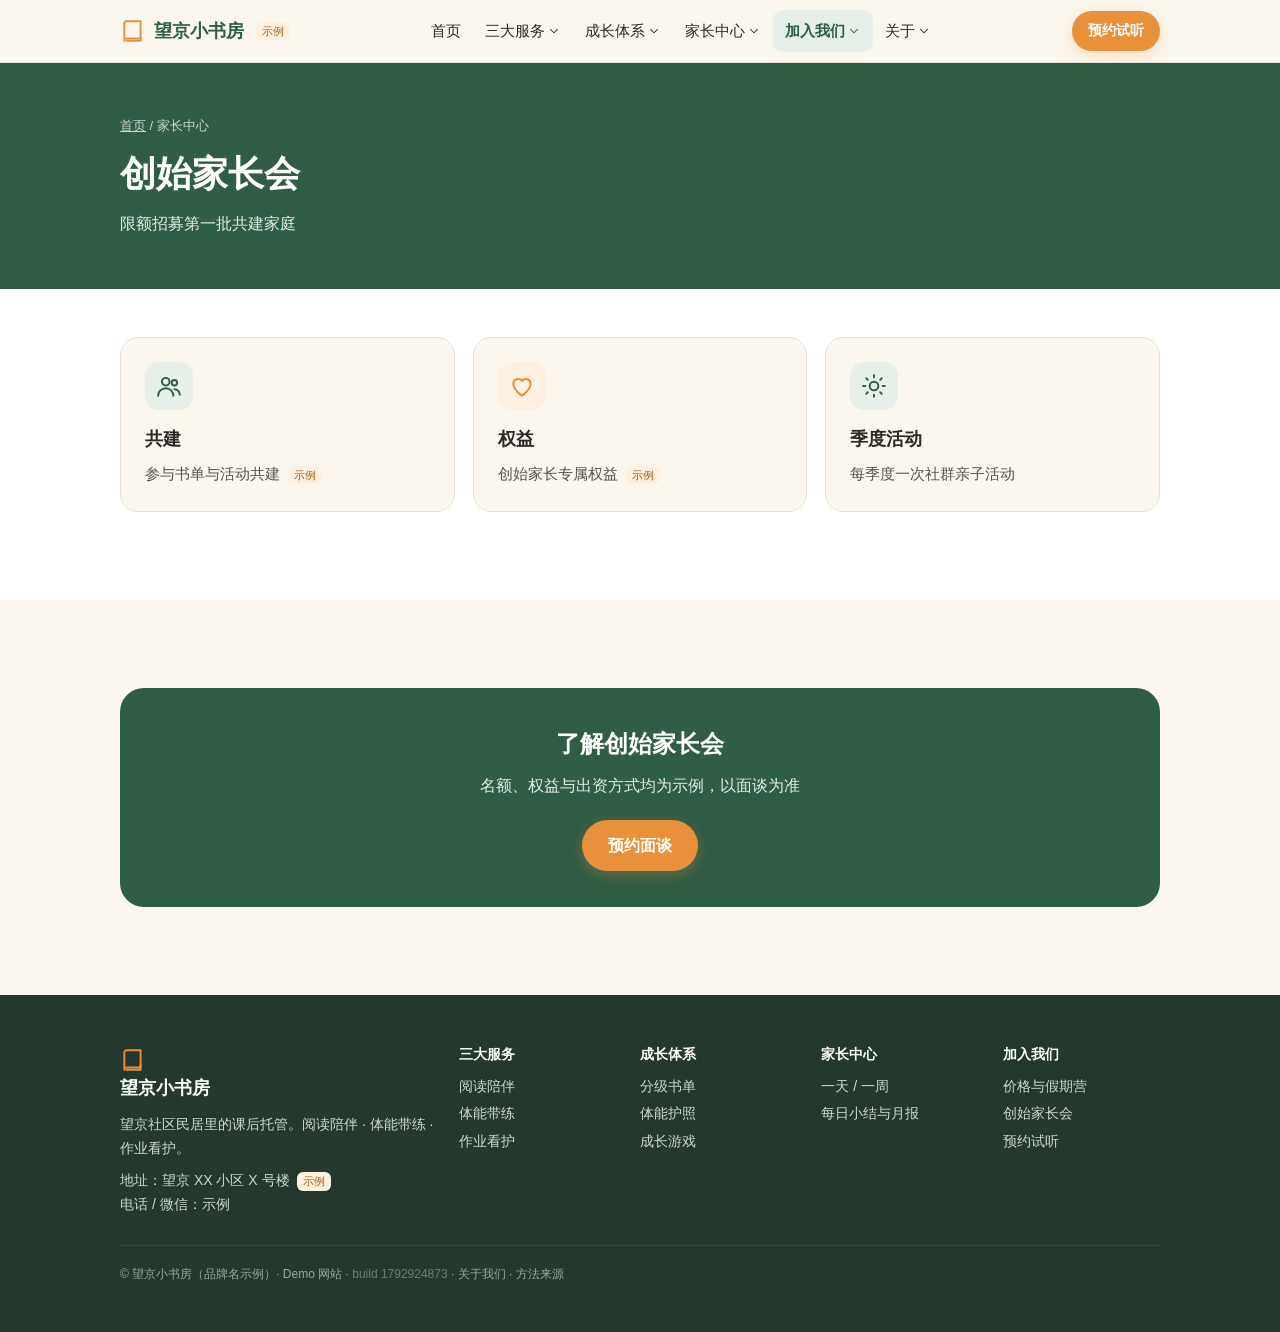
<file: founders.html>
<!DOCTYPE html><html lang="zh-CN"><head><meta charset="utf-8"><meta name="viewport" content="width=device-width,initial-scale=1,viewport-fit=cover"><title>创始家长会 · 望京小书房（示例）</title><link rel="stylesheet" href="style.css?v=1792924873"></head><body><div id="nav"></div><noscript><nav style="padding:12px 20px;background:#fff;border-bottom:1px solid #e8e0d1;font-size:14px;line-height:2"><a href="index.html">首页</a> · <a href="services.html">三大服务</a> · <a href="books.html">分级书单</a> · <a href="passport.html">体能护照</a> · <a href="game.html">成长游戏</a> · <a href="schedule.html">一天/一周</a> · <a href="parents.html">每日小结与月报</a> · <a href="pricing.html">价格与假期营</a> · <a href="founders.html">创始家长会</a> · <a href="join.html">预约试听</a> · <a href="about.html">关于</a></nav></noscript><main><div class="ph"><div class="w"><div class="crumb"><a href="index.html">首页</a> / 家长中心</div><h1>创始家长会</h1><p>限额招募第一批共建家庭</p></div></div><section class="alt"><div class="w"><div class="g g3"><div class="c"><div class="icb"><svg class="ic" viewBox="0 0 24 24"><circle cx="9" cy="8" r="3.5"/><path d="M2 21a7 7 0 0 1 14 0"/><circle cx="17" cy="9" r="2.5"/><path d="M17 15a5 5 0 0 1 5 5"/></svg></div><h3>共建</h3><p>参与书单与活动共建 <i class="tag">示例</i></p></div><div class="c"><div class="icb o"><svg class="ic" viewBox="0 0 24 24"><path d="M12 21s-8-5.5-8-11a4.5 4.5 0 0 1 8-2.8A4.5 4.5 0 0 1 20 10c0 5.5-8 11-8 11z"/></svg></div><h3>权益</h3><p>创始家长专属权益 <i class="tag">示例</i></p></div><div class="c"><div class="icb"><svg class="ic" viewBox="0 0 24 24"><circle cx="12" cy="12" r="4"/><path d="M12 2v2M12 20v2M4.9 4.9l1.4 1.4M17.7 17.7l1.4 1.4M2 12h2M20 12h2M4.9 19.1l1.4-1.4M17.7 6.3l1.4-1.4"/></svg></div><h3>季度活动</h3><p>每季度一次社群亲子活动</p></div></div></div></section><section class=""><div class="w"><div class="cta"><h2>了解创始家长会</h2><p>名额、权益与出资方式均为示例，以面谈为准</p><a class="btn" href="join.html">预约面谈</a></div></div></section></main><div id="foot"></div><script src="nav.js?v=1792924873"></script></body></html>
</file>
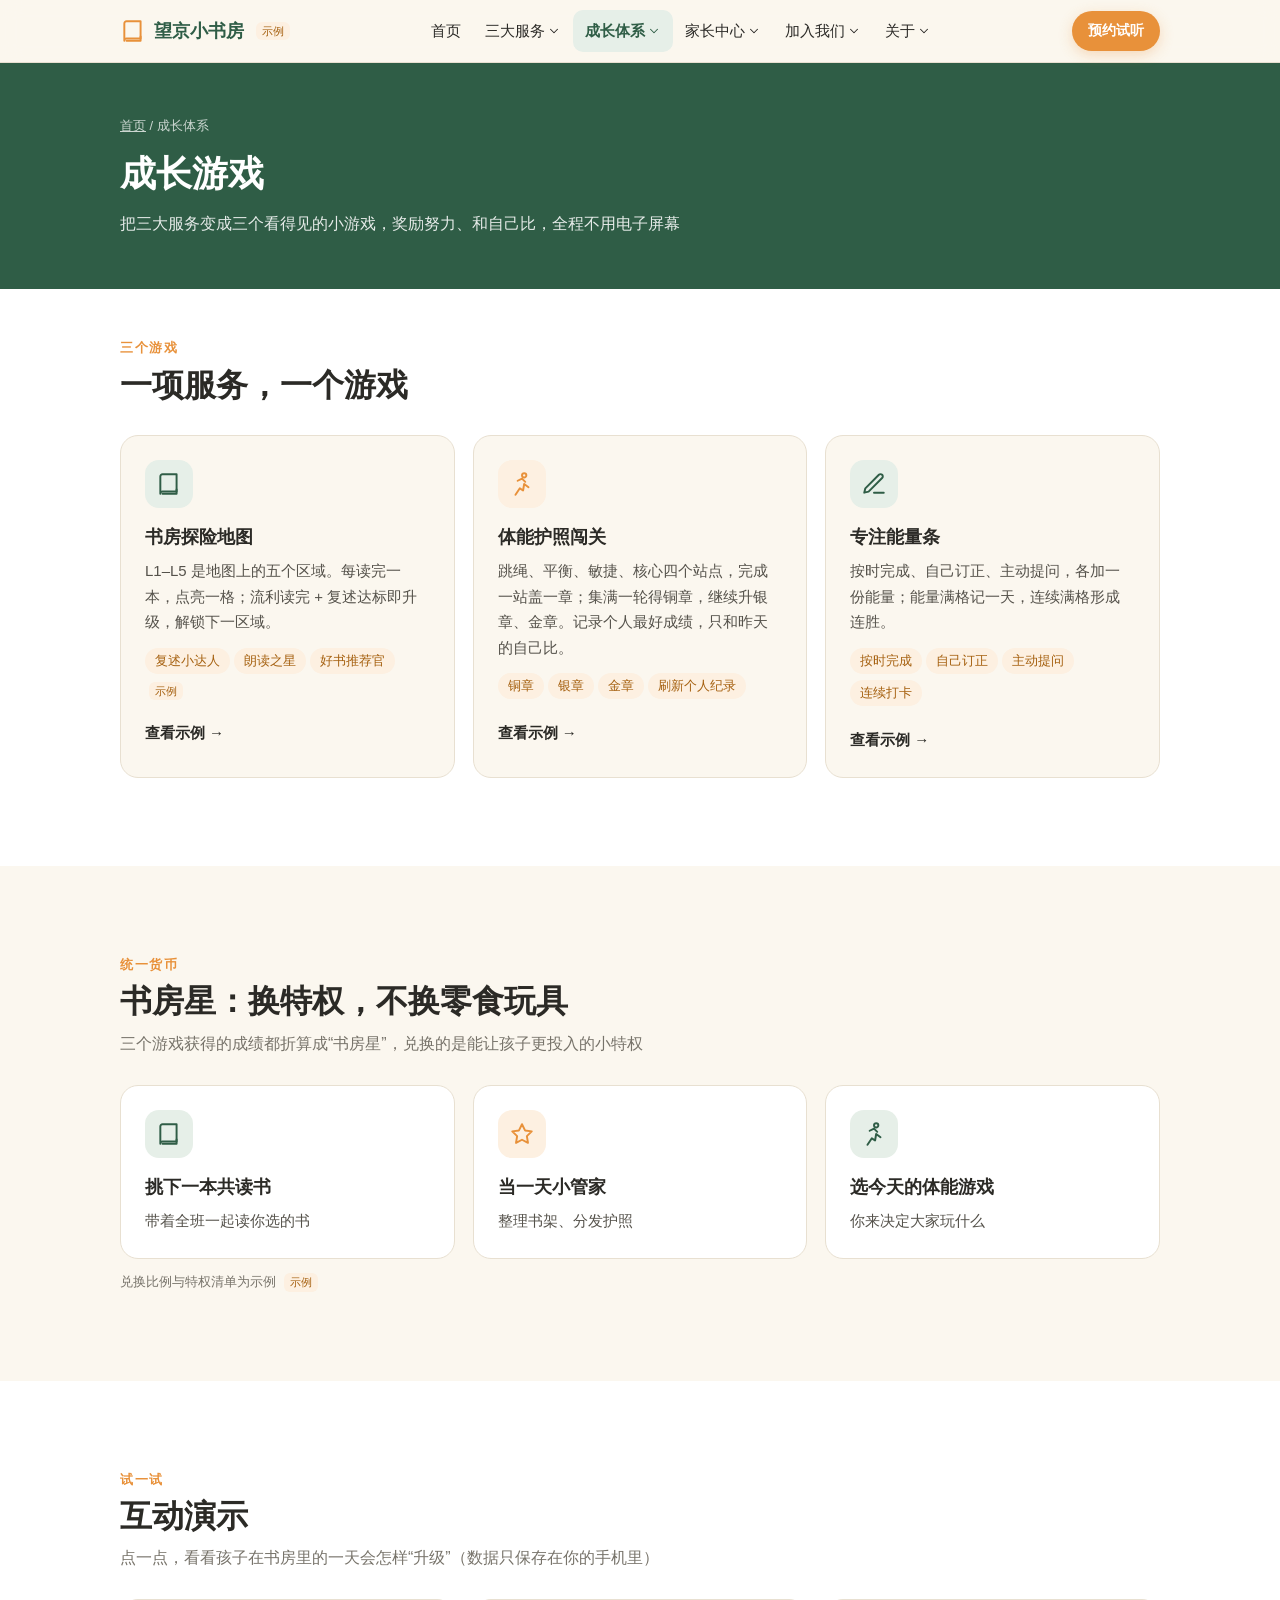
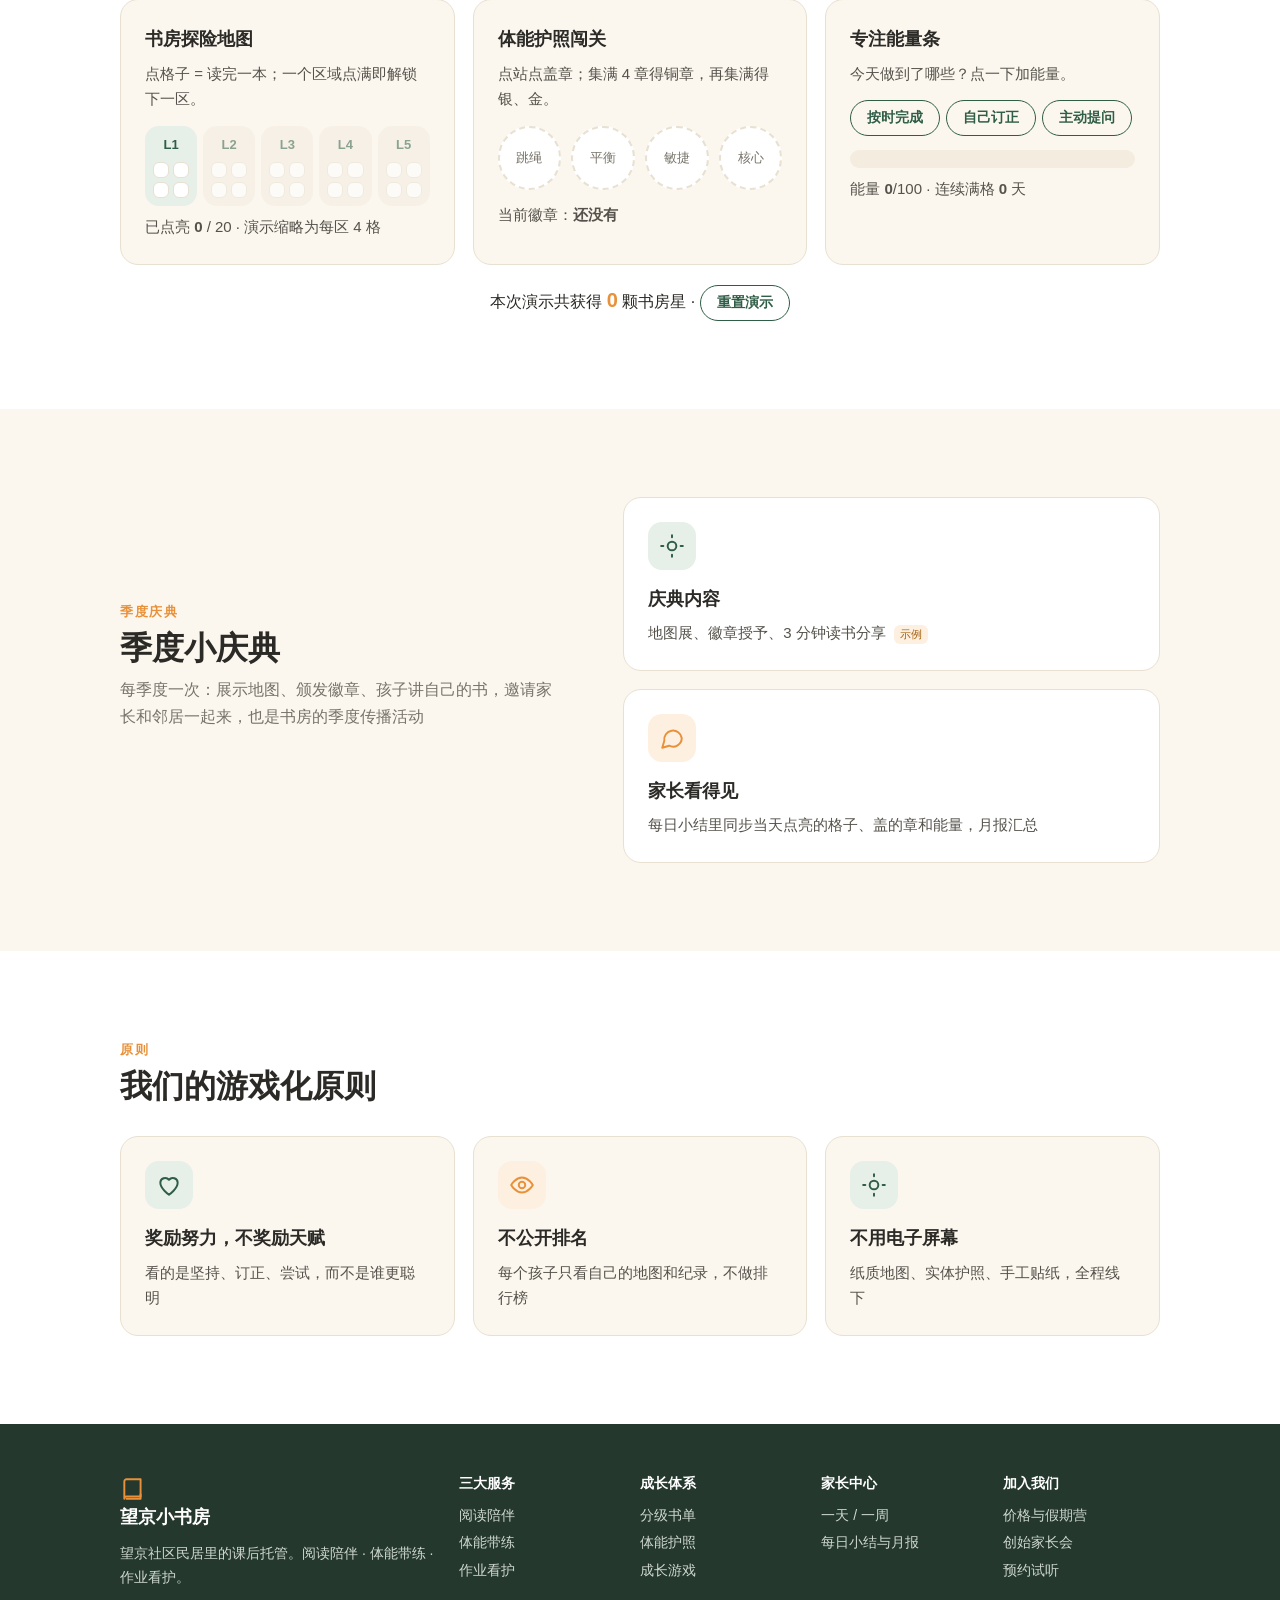
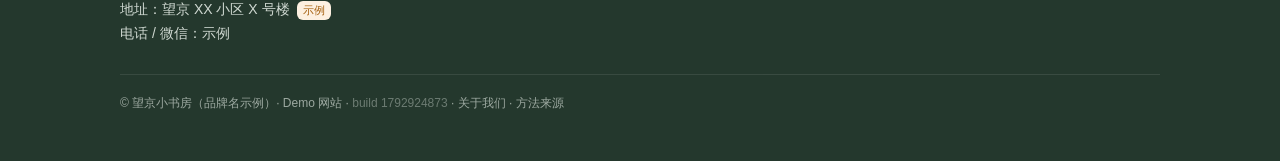
<file: game.html>
<!DOCTYPE html><html lang="zh-CN"><head><meta charset="utf-8"><meta name="viewport" content="width=device-width,initial-scale=1,viewport-fit=cover"><title>成长游戏 · 望京小书房（示例）</title><link rel="stylesheet" href="style.css?v=1792924873"></head><body><div id="nav"></div><noscript><nav style="padding:12px 20px;background:#fff;border-bottom:1px solid #e8e0d1;font-size:14px;line-height:2"><a href="index.html">首页</a> · <a href="services.html">三大服务</a> · <a href="books.html">分级书单</a> · <a href="passport.html">体能护照</a> · <a href="game.html">成长游戏</a> · <a href="schedule.html">一天/一周</a> · <a href="parents.html">每日小结与月报</a> · <a href="pricing.html">价格与假期营</a> · <a href="founders.html">创始家长会</a> · <a href="join.html">预约试听</a> · <a href="about.html">关于</a></nav></noscript><main><div class="ph"><div class="w"><div class="crumb"><a href="index.html">首页</a> / 成长体系</div><h1>成长游戏</h1><p>把三大服务变成三个看得见的小游戏，奖励努力、和自己比，全程不用电子屏幕</p></div></div><section class="alt"><div class="w"><div class="sh"><div class="k">三个游戏</div><h2>一项服务，一个游戏</h2></div><div class="g g3"><div class="c ex" data-ex="0" tabindex="0" role="button" aria-label="书房探险地图：查看示例"><div class="icb"><svg class="ic" viewBox="0 0 24 24"><path d="M4 19V5a2 2 0 0 1 2-2h13v16H6a2 2 0 0 0-2 2z"/><path d="M19 17v4H6"/></svg></div><h3>书房探险地图</h3><p>L1–L5 是地图上的五个区域。每读完一本，点亮一格；流利读完 + 复述达标即升级，解锁下一区域。</p><p style="margin-top:10px"><button class="pill chip" data-tip="连续 3 本书能按“开头—经过—结尾”完整复述" aria-label="复述小达人：查看获得方式">复述小达人</button><button class="pill chip" data-tip="一本书从头到尾流利朗读，不卡壳" aria-label="朗读之星：查看获得方式">朗读之星</button><button class="pill chip" data-tip="向小伙伴推荐一本书并说出 2 个理由" aria-label="好书推荐官：查看获得方式">好书推荐官</button> <i class="tag">示例</i></p><span class="more exl">查看示例</span></div><div class="c ex" data-ex="1" tabindex="0" role="button" aria-label="体能护照闯关：查看示例"><div class="icb o"><svg class="ic" viewBox="0 0 24 24"><circle cx="14" cy="4" r="2"/><path d="m6 22 4-6 3 2 1-6 4 3M8 9l4-2 3 3"/></svg></div><h3>体能护照闯关</h3><p>跳绳、平衡、敏捷、核心四个站点，完成一站盖一章；集满一轮得铜章，继续升银章、金章。记录个人最好成绩，只和昨天的自己比。</p><p style="margin-top:10px"><button class="pill chip" data-tip="四个站点各盖 1 章（集满一轮）" aria-label="铜章：查看获得方式">铜章</button><button class="pill chip" data-tip="第二轮四站集满" aria-label="银章：查看获得方式">银章</button><button class="pill chip" data-tip="第三轮四站集满" aria-label="金章：查看获得方式">金章</button><button class="pill chip" data-tip="任一项目超过自己上次的最好成绩" aria-label="刷新个人纪录：查看获得方式">刷新个人纪录</button></p><span class="more exl">查看示例</span></div><div class="c ex" data-ex="2" tabindex="0" role="button" aria-label="专注能量条：查看示例"><div class="icb"><svg class="ic" viewBox="0 0 24 24"><path d="M12 20h9"/><path d="M16.5 3.5a2.1 2.1 0 1 1 3 3L7 19l-4 1 1-4z"/></svg></div><h3>专注能量条</h3><p>按时完成、自己订正、主动提问，各加一份能量；能量满格记一天，连续满格形成连胜。</p><p style="margin-top:10px"><button class="pill chip" data-tip="在约定时间内写完当天作业" aria-label="按时完成：查看获得方式">按时完成</button><button class="pill chip" data-tip="错题先自己找原因、改正" aria-label="自己订正：查看获得方式">自己订正</button><button class="pill chip" data-tip="卡住时主动来问老师" aria-label="主动提问：查看获得方式">主动提问</button><button class="pill chip" data-tip="能量条连续多天满格" aria-label="连续打卡：查看获得方式">连续打卡</button></p><span class="more exl">查看示例</span></div></div></div></section><section class=""><div class="w"><div class="sh"><div class="k">统一货币</div><h2>书房星：换特权，不换零食玩具</h2><p>三个游戏获得的成绩都折算成“书房星”，兑换的是能让孩子更投入的小特权</p></div><div class="g g3"><div class="c"><div class="icb"><svg class="ic" viewBox="0 0 24 24"><path d="M4 19V5a2 2 0 0 1 2-2h13v16H6a2 2 0 0 0-2 2z"/><path d="M19 17v4H6"/></svg></div><h3>挑下一本共读书</h3><p>带着全班一起读你选的书</p></div><div class="c"><div class="icb o"><svg class="ic" viewBox="0 0 24 24"><path d="m12 3 2.8 5.7 6.2.9-4.5 4.4 1 6.2L12 17.3 6.5 20.2l1-6.2L3 9.6l6.2-.9z"/></svg></div><h3>当一天小管家</h3><p>整理书架、分发护照</p></div><div class="c"><div class="icb"><svg class="ic" viewBox="0 0 24 24"><circle cx="14" cy="4" r="2"/><path d="m6 22 4-6 3 2 1-6 4 3M8 9l4-2 3 3"/></svg></div><h3>选今天的体能游戏</h3><p>你来决定大家玩什么</p></div></div><p class="src" style="margin-top:12px">兑换比例与特权清单为示例 <i class="tag">示例</i></p></div></section><section class="alt"><div class="w"><div class="sh"><div class="k">试一试</div><h2>互动演示</h2><p>点一点，看看孩子在书房里的一天会怎样“升级”（数据只保存在你的手机里）</p></div><div class="g g3" id="demo">
<div class="c"><h3>书房探险地图</h3><p>点格子 = 读完一本；一个区域点满即解锁下一区。</p><div class="map" style="margin-top:14px"><div class="reg" data-r="0"><h4>L1</h4><div class="tiles"><button class="tile" aria-label="L1 第1本"></button><button class="tile" aria-label="L1 第2本"></button><button class="tile" aria-label="L1 第3本"></button><button class="tile" aria-label="L1 第4本"></button></div></div><div class="reg" data-r="1"><h4>L2</h4><div class="tiles"><button class="tile" aria-label="L2 第1本"></button><button class="tile" aria-label="L2 第2本"></button><button class="tile" aria-label="L2 第3本"></button><button class="tile" aria-label="L2 第4本"></button></div></div><div class="reg" data-r="2"><h4>L3</h4><div class="tiles"><button class="tile" aria-label="L3 第1本"></button><button class="tile" aria-label="L3 第2本"></button><button class="tile" aria-label="L3 第3本"></button><button class="tile" aria-label="L3 第4本"></button></div></div><div class="reg" data-r="3"><h4>L4</h4><div class="tiles"><button class="tile" aria-label="L4 第1本"></button><button class="tile" aria-label="L4 第2本"></button><button class="tile" aria-label="L4 第3本"></button><button class="tile" aria-label="L4 第4本"></button></div></div><div class="reg" data-r="4"><h4>L5</h4><div class="tiles"><button class="tile" aria-label="L5 第1本"></button><button class="tile" aria-label="L5 第2本"></button><button class="tile" aria-label="L5 第3本"></button><button class="tile" aria-label="L5 第4本"></button></div></div></div><p class="src" style="margin-top:8px">已点亮 <b id="litn">0</b> / 20 · 演示缩略为每区 4 格</p></div>
<div class="c"><h3>体能护照闯关</h3><p>点站点盖章；集满 4 章得铜章，再集满得银、金。</p><div class="stamps" style="margin-top:14px"><button class="st" data-s="跳绳">跳绳</button><button class="st" data-s="平衡">平衡</button><button class="st" data-s="敏捷">敏捷</button><button class="st" data-s="核心">核心</button></div><p style="margin-top:12px">当前徽章：<b id="badge">还没有</b></p></div>
<div class="c"><h3>专注能量条</h3><p>今天做到了哪些？点一下加能量。</p><div style="display:flex;flex-wrap:wrap;gap:6px;margin:14px 0"><button class="btn sm ghost" data-e="40">按时完成</button><button class="btn sm ghost" data-e="30">自己订正</button><button class="btn sm ghost" data-e="30">主动提问</button></div><div class="bar"><i id="bar"></i></div><p style="margin-top:8px">能量 <b id="en">0</b>/100 · 连续满格 <b id="streak">0</b> 天</p></div></div>
<p style="text-align:center;margin-top:18px">本次演示共获得 <b id="stars" style="color:var(--o);font-size:20px">0</b> 颗书房星 · <button class="btn sm ghost" id="reset">重置演示</button></p></div></section><section class=""><div class="w"><div class="mod"><div><div class="sh"><div class="k">季度庆典</div><h2>季度小庆典</h2><p>每季度一次：展示地图、颁发徽章、孩子讲自己的书，邀请家长和邻居一起来，也是书房的季度传播活动</p></div></div><div class="g"><div class="c"><div class="icb"><svg class="ic" viewBox="0 0 24 24"><circle cx="12" cy="12" r="4"/><path d="M12 2v2M12 20v2M2 12h2M20 12h2"/></svg></div><h3>庆典内容</h3><p>地图展、徽章授予、3 分钟读书分享 <i class="tag">示例</i></p></div><div class="c"><div class="icb o"><svg class="ic" viewBox="0 0 24 24"><path d="M21 12a8 8 0 0 1-11.6 7.1L3 21l1.9-6.4A8 8 0 1 1 21 12z"/></svg></div><h3>家长看得见</h3><p>每日小结里同步当天点亮的格子、盖的章和能量，月报汇总</p></div></div></div></div></section><section class="alt"><div class="w"><div class="sh"><div class="k">原则</div><h2>我们的游戏化原则</h2></div><div class="g g3"><div class="c"><div class="icb"><svg class="ic" viewBox="0 0 24 24"><path d="M12 21s-8-5.5-8-11a4.5 4.5 0 0 1 8-2.8A4.5 4.5 0 0 1 20 10c0 5.5-8 11-8 11z"/></svg></div><h3>奖励努力，不奖励天赋</h3><p>看的是坚持、订正、尝试，而不是谁更聪明</p></div><div class="c"><div class="icb o"><svg class="ic" viewBox="0 0 24 24"><path d="M2 12s4-7 10-7 10 7 10 7-4 7-10 7S2 12 2 12z"/><circle cx="12" cy="12" r="3"/></svg></div><h3>不公开排名</h3><p>每个孩子只看自己的地图和纪录，不做排行榜</p></div><div class="c"><div class="icb"><svg class="ic" viewBox="0 0 24 24"><circle cx="12" cy="12" r="4"/><path d="M12 2v2M12 20v2M2 12h2M20 12h2"/></svg></div><h3>不用电子屏幕</h3><p>纸质地图、实体护照、手工贴纸，全程线下</p></div></div></div></section></main><div class="mask" id="mask" hidden><div class="sheet" role="dialog" aria-modal="true" aria-labelledby="mt"><button class="x" id="mx" aria-label="关闭">×</button><h3 id="mt"></h3><p class="src">示例 · 小明（虚构）</p><div id="mb"></div><div class="daily" id="md"></div><a class="btn full" href="#demo" id="mgo">试一试互动演示</a></div></div><div class="pop" id="pop" role="tooltip" hidden></div><template id="ex0"><b data-t>书房探险地图 · 小明的一周</b><div><div class="map" style="margin:8px 0"><div class="reg open"><h4>L1</h4><div class="tiles"><span class="tile lit"></span><span class="tile lit"></span><span class="tile lit"></span><span class="tile lit"></span></div></div><div class="reg open"><h4>L2</h4><div class="tiles"><span class="tile lit"></span><span class="tile lit"></span><span class="tile lit"></span><span class="tile lit"></span></div></div><div class="reg open"><h4>L3</h4><div class="tiles"><span class="tile lit"></span><span class="tile lit"></span><span class="tile"></span><span class="tile"></span></div></div><div class="reg"><h4>L4</h4><div class="tiles"><span class="tile"></span><span class="tile"></span><span class="tile"></span><span class="tile"></span></div></div><div class="reg"><h4>L5</h4><div class="tiles"><span class="tile"></span><span class="tile"></span><span class="tile"></span><span class="tile"></span></div></div></div><p>本周读完 2 本（L3），点亮 2 格；L1、L2 区域已解锁完成。</p><p style="margin-top:6px"><button class="pill chip" data-tip="连续 3 本书能按“开头—经过—结尾”完整复述">复述小达人</button> 周四复述《稻草人》开头—经过—结尾完整，第 3 本达标获得。</p></div><i data-d>📱 今日小结：小明读完 L3《稻草人》，复述完整，获得「复述小达人」，地图 +1 格。</i></template><template id="ex1"><b data-t>体能护照闯关 · 小明的一周</b><div><div class="stamps" style="margin:8px 0"><span class="st on">跳绳</span><span class="st on">平衡</span><span class="st on">敏捷</span><span class="st">核心</span></div><p>第二轮已集 3/4 章；已有 <b>铜章</b>。跳绳 1 分钟个人最好成绩从 X 个提升到 X 个 <i class="tag">示例</i>。</p><p style="margin-top:6px"><button class="pill chip" data-tip="任一项目超过自己上次的最好成绩">刷新个人纪录</button> 只和自己上周比，不和别人比。</p></div><i data-d>📱 今日小结：小明平衡站盖章，跳绳刷新个人纪录！再完成核心站就拿银章。</i></template><template id="ex2"><b data-t>专注能量条 · 小明的一周</b><div><div class="bar" style="margin:10px 0"><i style="width:70%"></i></div><p>今天：按时完成 ✓ 自己订正 ✓ 主动提问（还没有）→ 能量 70/100。</p><p>本周满格 3 天，连续满格 2 天。</p><p style="margin-top:6px"><button class="pill chip" data-tip="能量条连续多天满格">连续打卡</button> 周二、周三连续满格获得。</p></div><i data-d>📱 今日小结：小明按时完成作业并自己订正了 2 道错题，能量 70；明天试试主动提问。</i></template><div id="foot"></div><script src="nav.js?v=1792924873"></script><script>
(function(){var K='wjgame',d=JSON.parse(localStorage.getItem(K)||'{}');d.t=d.t||[];d.s=d.s||[];d.r=d.r||0;d.e=d.e||0;d.k=d.k||0;
function save(){localStorage.setItem(K,JSON.stringify(d));draw()}
var tiles=[].slice.call(document.querySelectorAll('.tile')),regs=document.querySelectorAll('.reg');
function draw(){var lit=0;tiles.forEach(function(t,i){t.classList.toggle('lit',d.t.indexOf(i)>=0)});lit=d.t.length;
regs.forEach(function(r,i){var open=i==0||[0,1,2,3].every(function(j){return d.t.indexOf((i-1)*4+j)>=0});r.classList.toggle('open',open);r.querySelectorAll('.tile').forEach(function(b){b.disabled=!open})});
document.getElementById('litn').textContent=lit;
document.querySelectorAll('.st').forEach(function(b){b.classList.toggle('on',d.s.indexOf(b.dataset.s)>=0)});
document.getElementById('badge').textContent=['还没有','铜章','银章','金章'][Math.min(d.r,3)]+(d.s.length?'（本轮 '+d.s.length+'/4）':'');
document.getElementById('bar').style.width=d.e+'%';document.getElementById('en').textContent=d.e;document.getElementById('streak').textContent=d.k;
document.getElementById('stars').textContent=lit+d.r*3+d.k*2;}
tiles.forEach(function(t,i){t.onclick=function(){var p=d.t.indexOf(i);p>=0?d.t.splice(p,1):d.t.push(i);save()}});
document.querySelectorAll('.st').forEach(function(b){b.onclick=function(){if(d.s.indexOf(b.dataset.s)<0)d.s.push(b.dataset.s);if(d.s.length==4&&d.r<3){d.r++;d.s=[]}save()}});
document.querySelectorAll('[data-e]').forEach(function(b){b.onclick=function(){d.e=Math.min(100,d.e+ +b.dataset.e);if(d.e>=100){d.k++;d.e=0}save()}});
document.getElementById('reset').onclick=function(){d={t:[],s:[],r:0,e:0,k:0};save()};draw();})();
</script><script>
(function(){var m=document.getElementById('mask'),last;
function open(i){var t=document.getElementById('ex'+i).content;document.getElementById('mt').textContent=t.querySelector('[data-t]').textContent;document.getElementById('mb').innerHTML=t.querySelector('div').innerHTML;document.getElementById('md').textContent=t.querySelector('[data-d]').textContent;last=document.activeElement;m.hidden=false;document.body.style.overflow='hidden';document.getElementById('mx').focus()}
function close(){m.hidden=true;document.body.style.overflow='';hidePop();last&&last.focus()}
document.querySelectorAll('.ex').forEach(function(c){c.addEventListener('click',function(e){if(e.target.closest('.chip'))return;open(c.dataset.ex)});c.addEventListener('keydown',function(e){if(e.key=='Enter'||e.key==' '){e.preventDefault();open(c.dataset.ex)}})});
document.getElementById('mx').onclick=close;m.addEventListener('click',function(e){if(e.target==m)close()});
document.getElementById('mgo').onclick=function(){close()};
var pop=document.getElementById('pop');function hidePop(){pop.hidden=true}
document.addEventListener('click',function(e){var c=e.target.closest('.chip');if(!c){hidePop();return}e.stopPropagation();var r=c.getBoundingClientRect();pop.textContent=c.textContent+'：'+c.dataset.tip;pop.hidden=false;pop.style.top=(window.scrollY+r.bottom+8)+'px';pop.style.left=Math.max(10,Math.min(window.scrollX+r.left,window.scrollX+innerWidth-270))+'px'},true);
document.addEventListener('keydown',function(e){if(e.key=='Escape'){if(!pop.hidden)hidePop();else if(!m.hidden)close()}});
if(location.hash=='#qa-modal')open(0);
})();
</script></body></html>
</file>
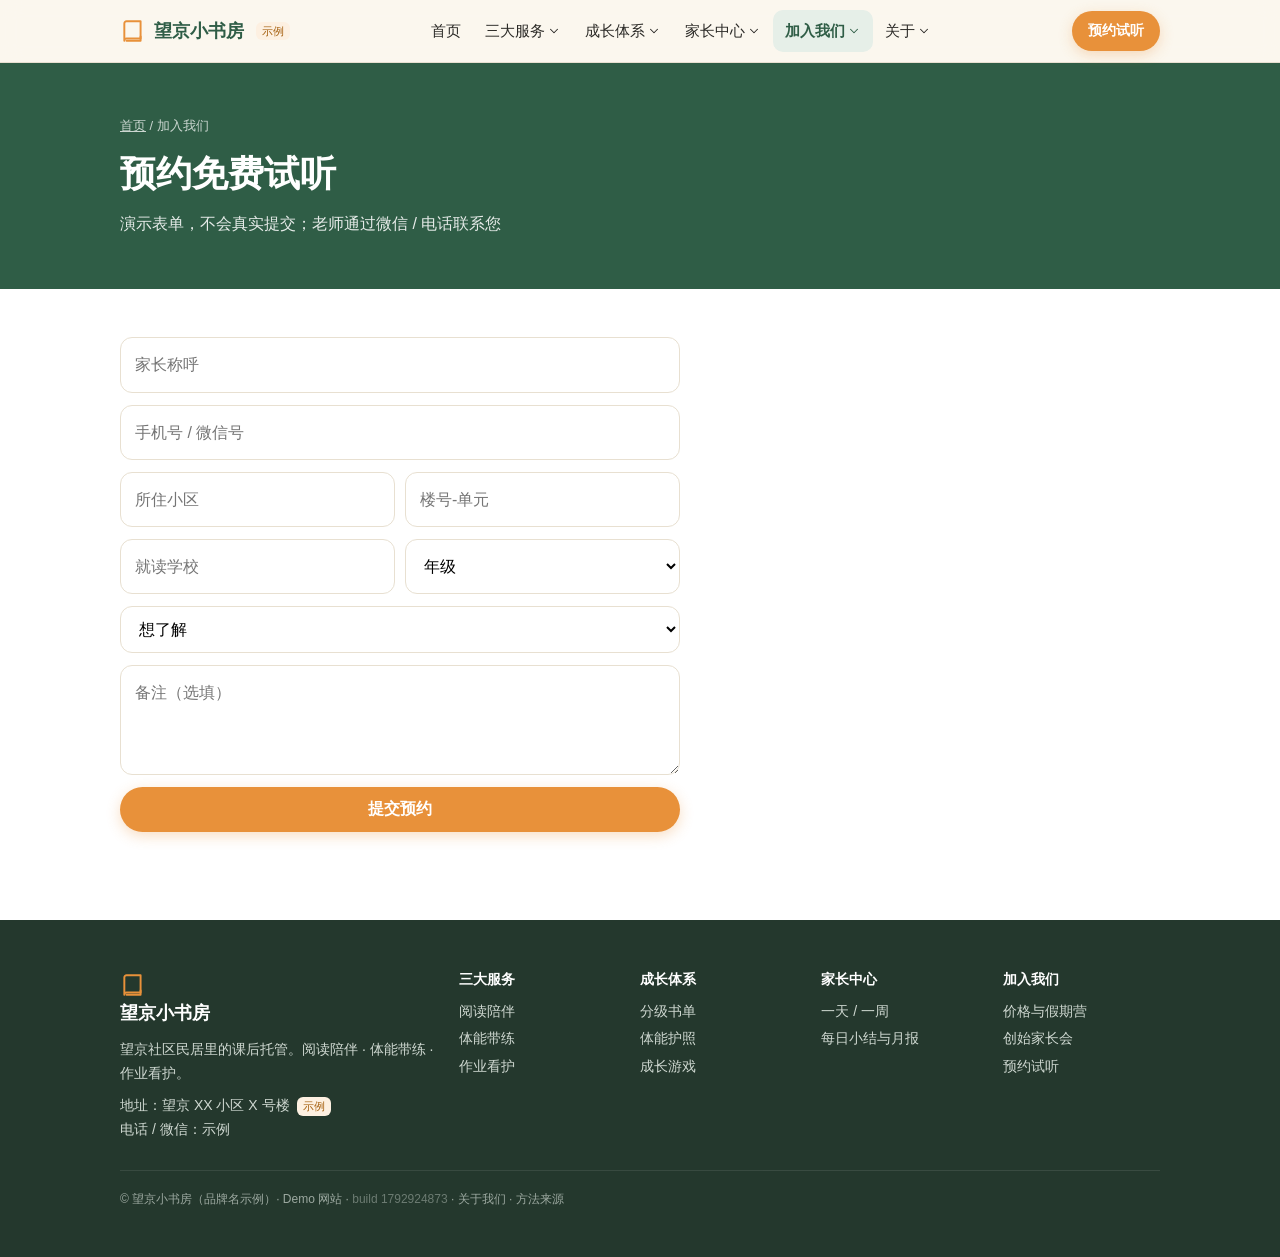
<file: join.html>
<!DOCTYPE html><html lang="zh-CN"><head><meta charset="utf-8"><meta name="viewport" content="width=device-width,initial-scale=1,viewport-fit=cover"><title>预约试听 · 望京小书房（示例）</title><link rel="stylesheet" href="style.css?v=1792924873"></head><body><div id="nav"></div><noscript><nav style="padding:12px 20px;background:#fff;border-bottom:1px solid #e8e0d1;font-size:14px;line-height:2"><a href="index.html">首页</a> · <a href="services.html">三大服务</a> · <a href="books.html">分级书单</a> · <a href="passport.html">体能护照</a> · <a href="game.html">成长游戏</a> · <a href="schedule.html">一天/一周</a> · <a href="parents.html">每日小结与月报</a> · <a href="pricing.html">价格与假期营</a> · <a href="founders.html">创始家长会</a> · <a href="join.html">预约试听</a> · <a href="about.html">关于</a></nav></noscript><main><div class="ph"><div class="w"><div class="crumb"><a href="index.html">首页</a> / 加入我们</div><h1>预约免费试听</h1><p>演示表单，不会真实提交；老师通过微信 / 电话联系您</p></div></div><section class="alt"><div class="w"><form onsubmit="event.preventDefault();this.innerHTML='<div class=c><h3>已收到（演示）</h3><p>书房见～</p></div>'"><input placeholder="家长称呼" required><input type="tel" placeholder="手机号 / 微信号" required><div class="row"><input placeholder="所住小区" required><input placeholder="楼号-单元"></div><div class="row"><input placeholder="就读学校" required><select><option>年级</option><option>一年级</option><option>二年级</option><option>三年级</option><option>四年级</option><option>五年级</option></select></div><select><option>想了解</option><option>包月托管</option><option>假期阅读营</option><option>创始家长会</option></select><textarea rows="3" placeholder="备注（选填）"></textarea><button class="btn full">提交预约</button></form></div></section></main><div id="foot"></div><script src="nav.js?v=1792924873"></script></body></html>
</file>
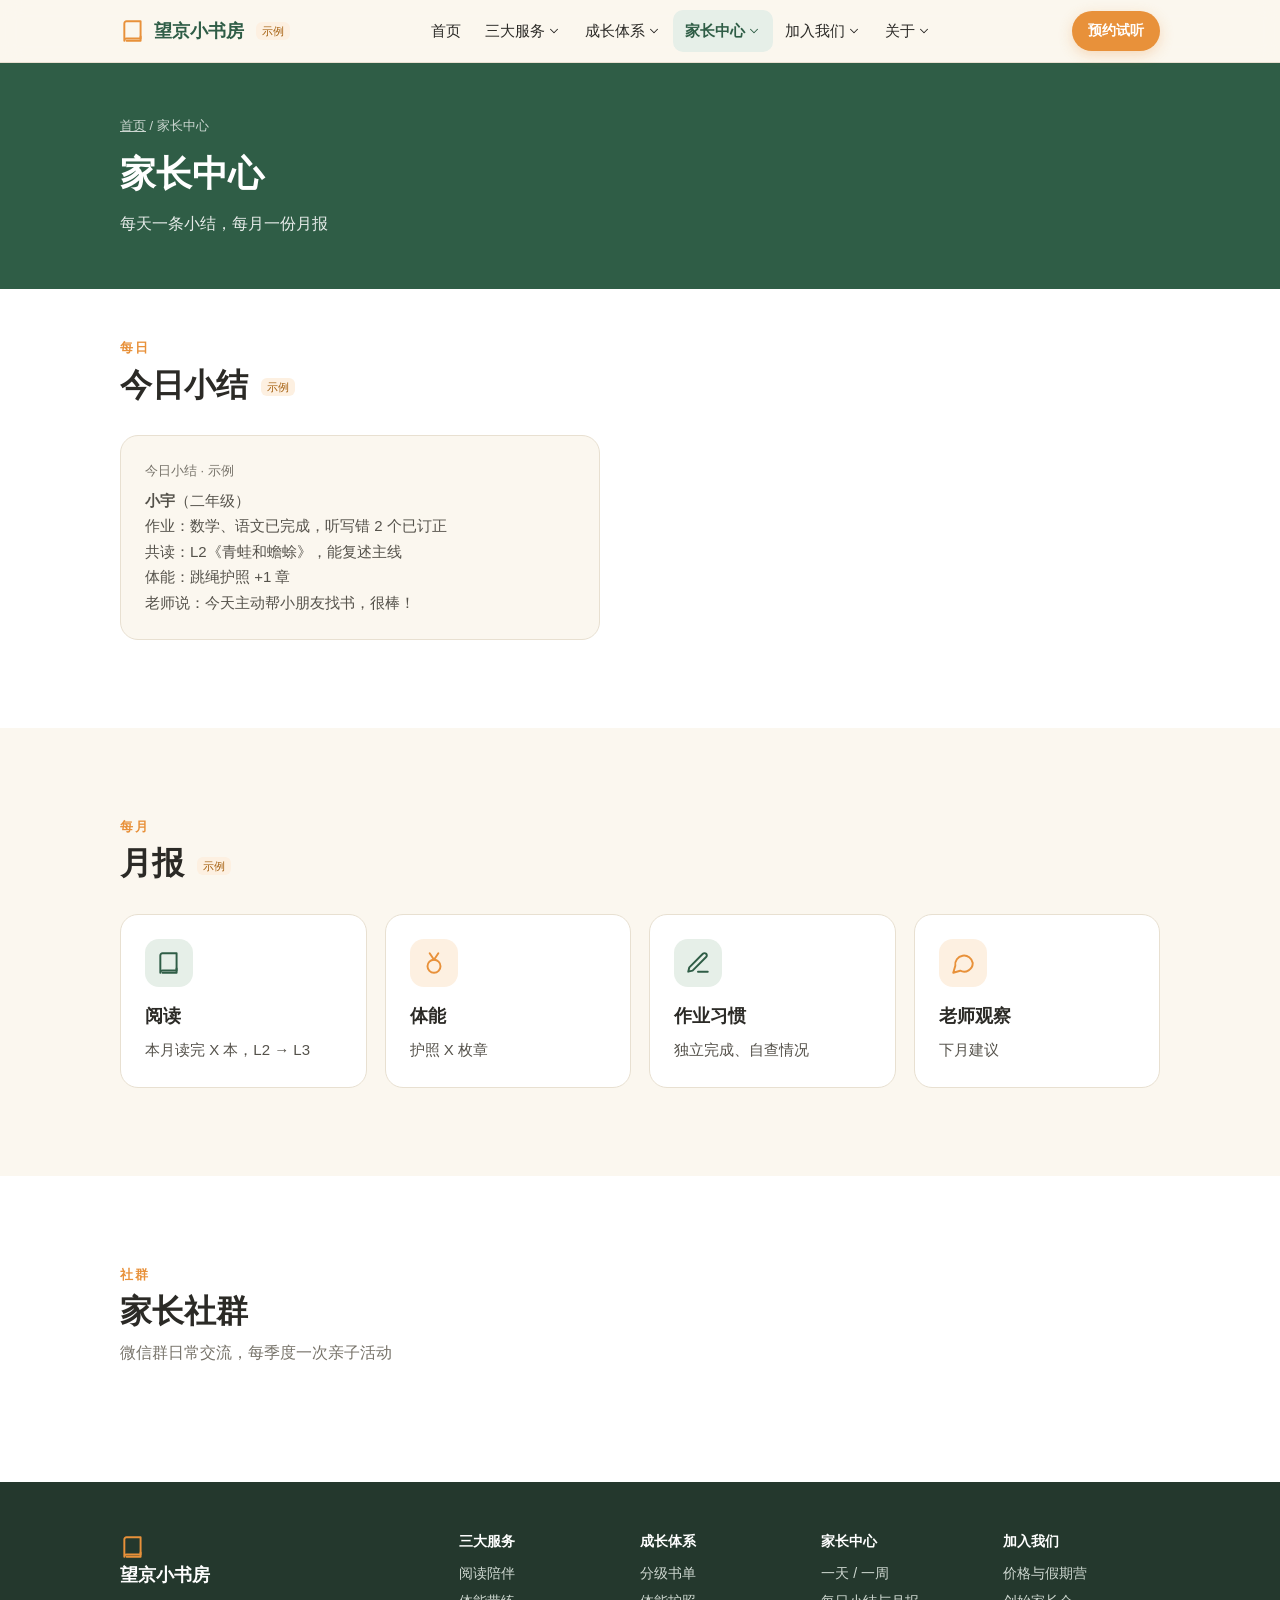
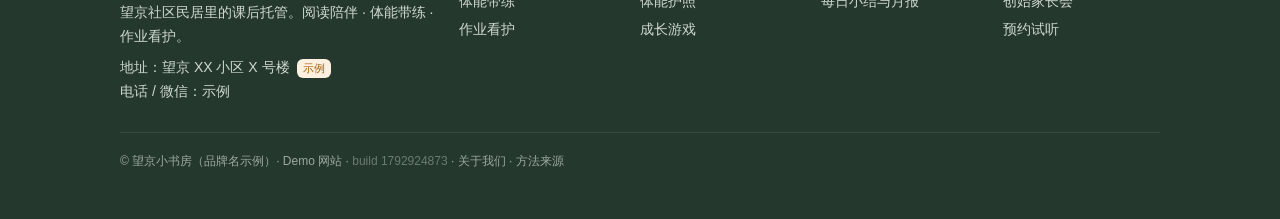
<file: parents.html>
<!DOCTYPE html><html lang="zh-CN"><head><meta charset="utf-8"><meta name="viewport" content="width=device-width,initial-scale=1,viewport-fit=cover"><title>家长中心 · 望京小书房（示例）</title><link rel="stylesheet" href="style.css?v=1792924873"></head><body><div id="nav"></div><noscript><nav style="padding:12px 20px;background:#fff;border-bottom:1px solid #e8e0d1;font-size:14px;line-height:2"><a href="index.html">首页</a> · <a href="services.html">三大服务</a> · <a href="books.html">分级书单</a> · <a href="passport.html">体能护照</a> · <a href="game.html">成长游戏</a> · <a href="schedule.html">一天/一周</a> · <a href="parents.html">每日小结与月报</a> · <a href="pricing.html">价格与假期营</a> · <a href="founders.html">创始家长会</a> · <a href="join.html">预约试听</a> · <a href="about.html">关于</a></nav></noscript><main><div class="ph"><div class="w"><div class="crumb"><a href="index.html">首页</a> / 家长中心</div><h1>家长中心</h1><p>每天一条小结，每月一份月报</p></div></div><section class="alt"><div class="w"><div class="sh"><div class="k">每日</div><h2>今日小结 <i class="tag">示例</i></h2></div><div class="c" style="max-width:480px"><p style="font-size:13px;color:var(--m)">今日小结 · 示例</p><p style="margin-top:6px"><b>小宇</b>（二年级）<br>作业：数学、语文已完成，听写错 2 个已订正<br>共读：L2《青蛙和蟾蜍》，能复述主线<br>体能：跳绳护照 +1 章<br>老师说：今天主动帮小朋友找书，很棒！</p></div></div></section><section class=""><div class="w"><div class="sh"><div class="k">每月</div><h2>月报 <i class="tag">示例</i></h2></div><div class="g g2 g4"><div class="c"><div class="icb"><svg class="ic" viewBox="0 0 24 24"><path d="M4 19V5a2 2 0 0 1 2-2h13v16H6a2 2 0 0 0-2 2z"/><path d="M19 17v4H6"/></svg></div><h3>阅读</h3><p>本月读完 X 本，L2 → L3</p></div><div class="c"><div class="icb o"><svg class="ic" viewBox="0 0 24 24"><circle cx="12" cy="15" r="6"/><path d="m8 3 4 6 4-6"/></svg></div><h3>体能</h3><p>护照 X 枚章</p></div><div class="c"><div class="icb"><svg class="ic" viewBox="0 0 24 24"><path d="M12 20h9"/><path d="M16.5 3.5a2.1 2.1 0 1 1 3 3L7 19l-4 1 1-4z"/></svg></div><h3>作业习惯</h3><p>独立完成、自查情况</p></div><div class="c"><div class="icb o"><svg class="ic" viewBox="0 0 24 24"><path d="M21 12a8 8 0 0 1-11.6 7.1L3 21l1.9-6.4A8 8 0 1 1 21 12z"/></svg></div><h3>老师观察</h3><p>下月建议</p></div></div></div></section><section class="alt"><div class="w"><div class="sh"><div class="k">社群</div><h2>家长社群</h2><p>微信群日常交流，每季度一次亲子活动</p></div></div></section></main><div id="foot"></div><script src="nav.js?v=1792924873"></script></body></html>
</file>
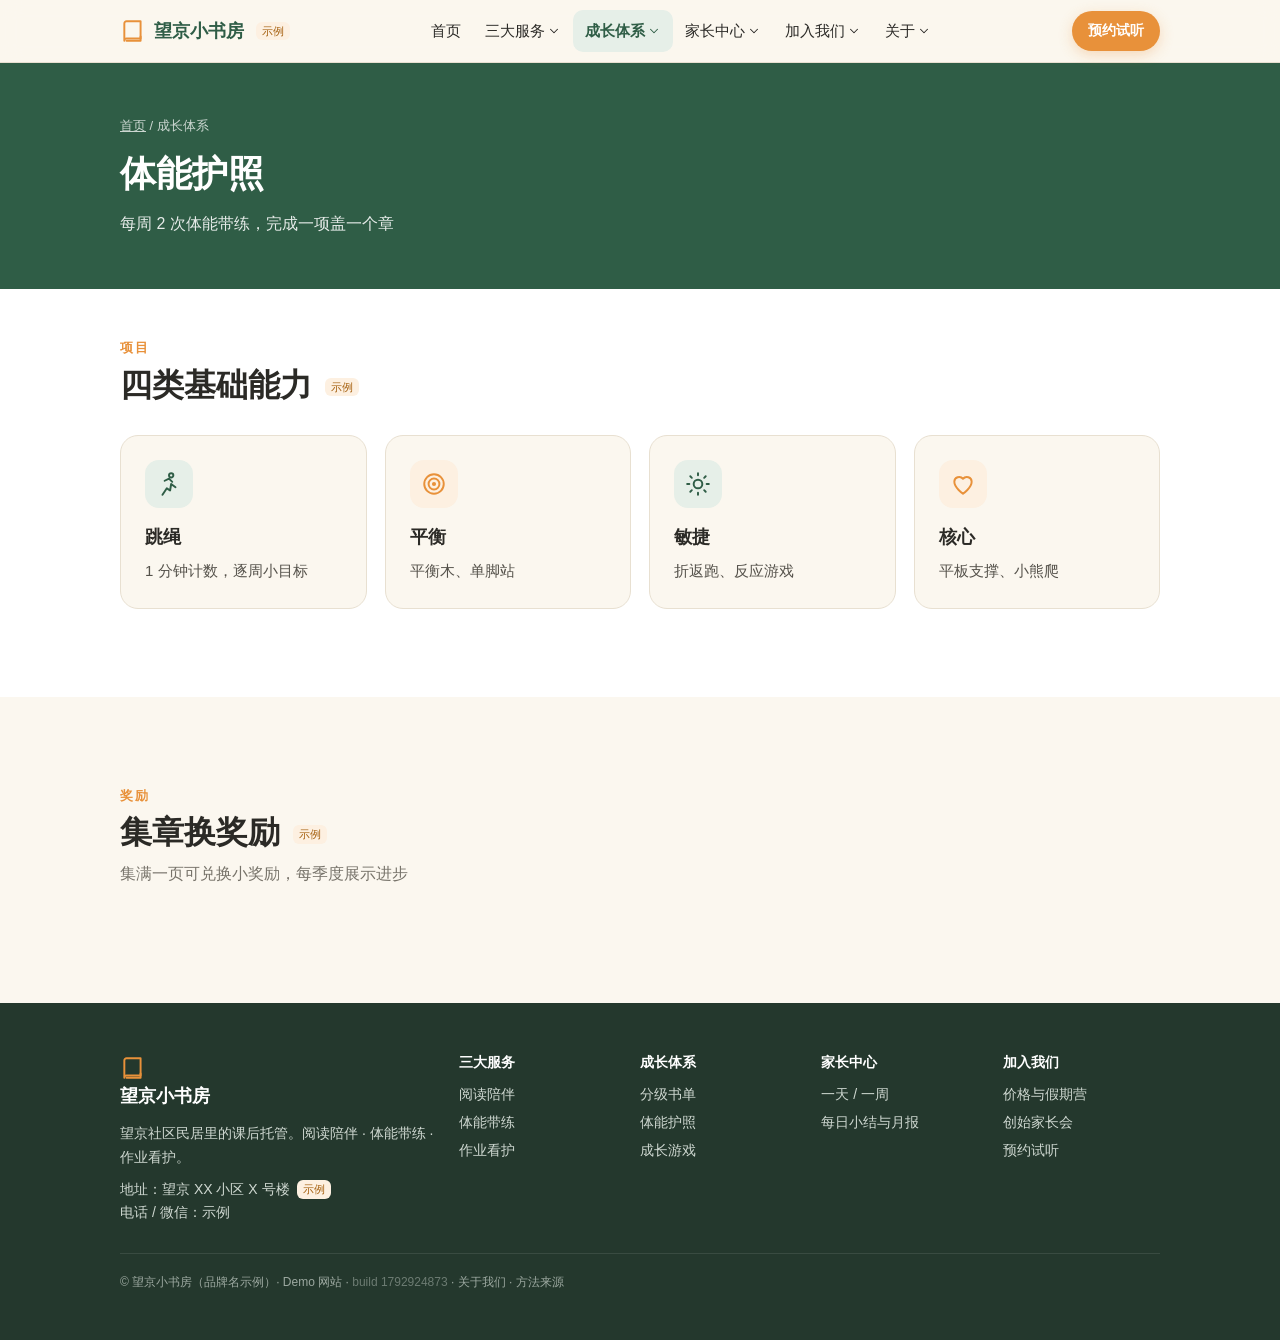
<file: passport.html>
<!DOCTYPE html><html lang="zh-CN"><head><meta charset="utf-8"><meta name="viewport" content="width=device-width,initial-scale=1,viewport-fit=cover"><title>体能护照 · 望京小书房（示例）</title><link rel="stylesheet" href="style.css?v=1792924873"></head><body><div id="nav"></div><noscript><nav style="padding:12px 20px;background:#fff;border-bottom:1px solid #e8e0d1;font-size:14px;line-height:2"><a href="index.html">首页</a> · <a href="services.html">三大服务</a> · <a href="books.html">分级书单</a> · <a href="passport.html">体能护照</a> · <a href="game.html">成长游戏</a> · <a href="schedule.html">一天/一周</a> · <a href="parents.html">每日小结与月报</a> · <a href="pricing.html">价格与假期营</a> · <a href="founders.html">创始家长会</a> · <a href="join.html">预约试听</a> · <a href="about.html">关于</a></nav></noscript><main><div class="ph"><div class="w"><div class="crumb"><a href="index.html">首页</a> / 成长体系</div><h1>体能护照</h1><p>每周 2 次体能带练，完成一项盖一个章</p></div></div><section class="alt"><div class="w"><div class="sh"><div class="k">项目</div><h2>四类基础能力 <i class="tag">示例</i></h2></div><div class="g g2 g4"><div class="c"><div class="icb"><svg class="ic" viewBox="0 0 24 24"><circle cx="14" cy="4" r="2"/><path d="m6 22 4-6 3 2 1-6 4 3M8 9l4-2 3 3"/></svg></div><h3>跳绳</h3><p>1 分钟计数，逐周小目标</p></div><div class="c"><div class="icb o"><svg class="ic" viewBox="0 0 24 24"><circle cx="12" cy="12" r="9"/><circle cx="12" cy="12" r="5"/><circle cx="12" cy="12" r="1"/></svg></div><h3>平衡</h3><p>平衡木、单脚站</p></div><div class="c"><div class="icb"><svg class="ic" viewBox="0 0 24 24"><circle cx="12" cy="12" r="4"/><path d="M12 2v2M12 20v2M4.9 4.9l1.4 1.4M17.7 17.7l1.4 1.4M2 12h2M20 12h2M4.9 19.1l1.4-1.4M17.7 6.3l1.4-1.4"/></svg></div><h3>敏捷</h3><p>折返跑、反应游戏</p></div><div class="c"><div class="icb o"><svg class="ic" viewBox="0 0 24 24"><path d="M12 21s-8-5.5-8-11a4.5 4.5 0 0 1 8-2.8A4.5 4.5 0 0 1 20 10c0 5.5-8 11-8 11z"/></svg></div><h3>核心</h3><p>平板支撑、小熊爬</p></div></div></div></section><section class=""><div class="w"><div class="sh"><div class="k">奖励</div><h2>集章换奖励 <i class="tag">示例</i></h2><p>集满一页可兑换小奖励，每季度展示进步</p></div></div></section></main><div id="foot"></div><script src="nav.js?v=1792924873"></script></body></html>
</file>
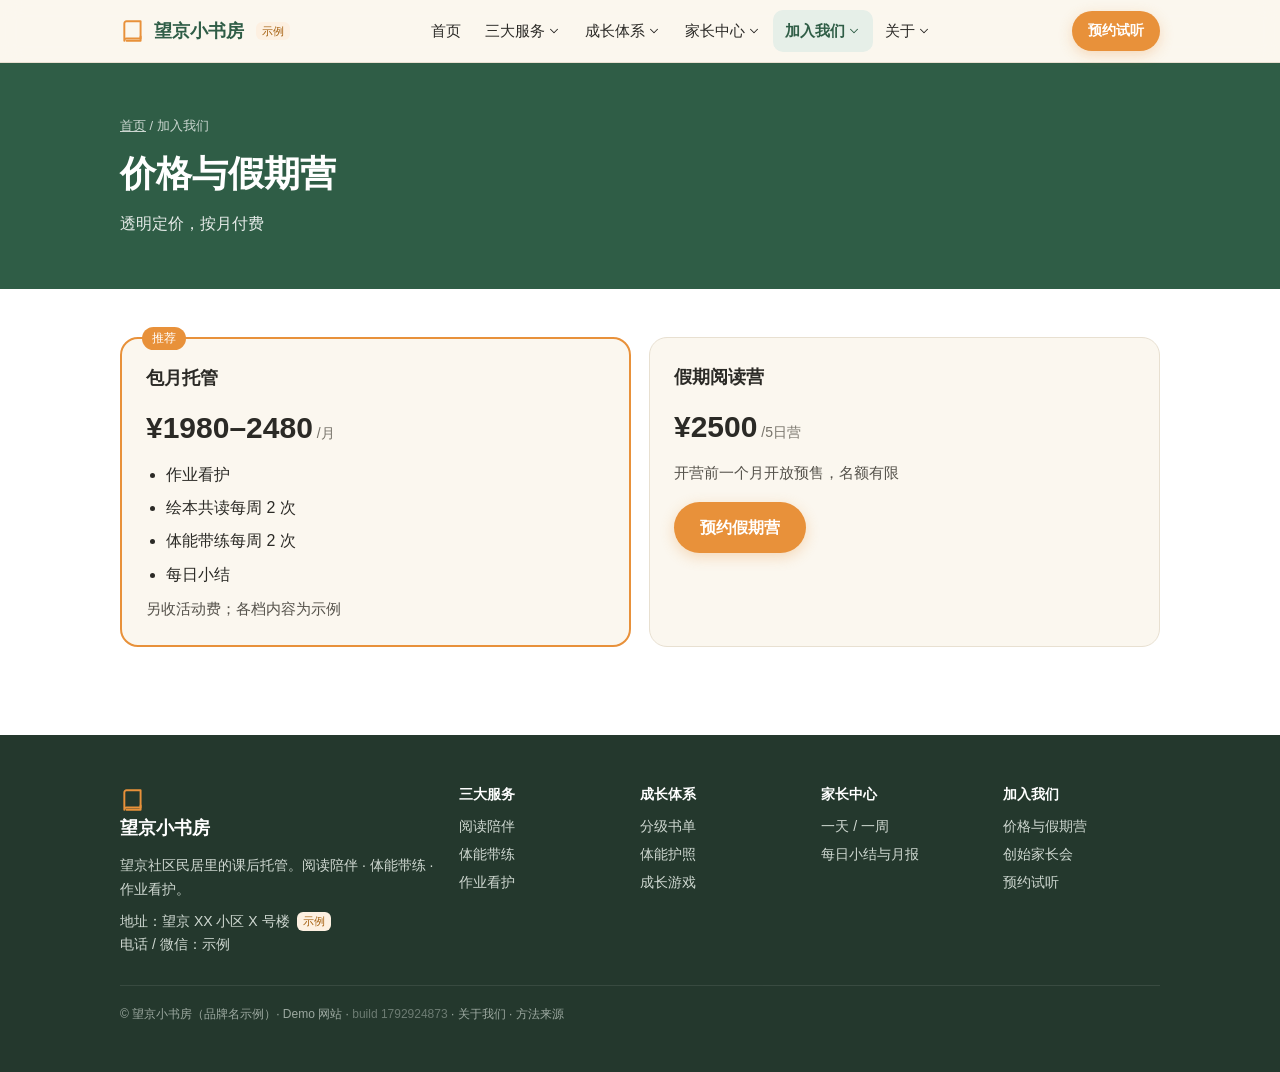
<file: pricing.html>
<!DOCTYPE html><html lang="zh-CN"><head><meta charset="utf-8"><meta name="viewport" content="width=device-width,initial-scale=1,viewport-fit=cover"><title>价格与假期营 · 望京小书房（示例）</title><link rel="stylesheet" href="style.css?v=1792924873"></head><body><div id="nav"></div><noscript><nav style="padding:12px 20px;background:#fff;border-bottom:1px solid #e8e0d1;font-size:14px;line-height:2"><a href="index.html">首页</a> · <a href="services.html">三大服务</a> · <a href="books.html">分级书单</a> · <a href="passport.html">体能护照</a> · <a href="game.html">成长游戏</a> · <a href="schedule.html">一天/一周</a> · <a href="parents.html">每日小结与月报</a> · <a href="pricing.html">价格与假期营</a> · <a href="founders.html">创始家长会</a> · <a href="join.html">预约试听</a> · <a href="about.html">关于</a></nav></noscript><main><div class="ph"><div class="w"><div class="crumb"><a href="index.html">首页</a> / 加入我们</div><h1>价格与假期营</h1><p>透明定价，按月付费</p></div></div><section class="alt"><div class="w"><div class="g g2 price"><div class="c hot"><h3>包月托管</h3><div class="n">¥1980–2480<small> /月</small></div><ul class="li"><li>作业看护</li><li>绘本共读每周 2 次</li><li>体能带练每周 2 次</li><li>每日小结</li></ul><p class="src" style="margin-top:8px">另收活动费；各档内容为示例</p></div><div class="c"><h3>假期阅读营</h3><div class="n">¥2500<small> /5日营</small></div><p>开营前一个月开放预售，名额有限</p><a class="btn" href="join.html" style="margin-top:16px">预约假期营</a></div></div></div></section></main><div id="foot"></div><script src="nav.js?v=1792924873"></script></body></html>
</file>
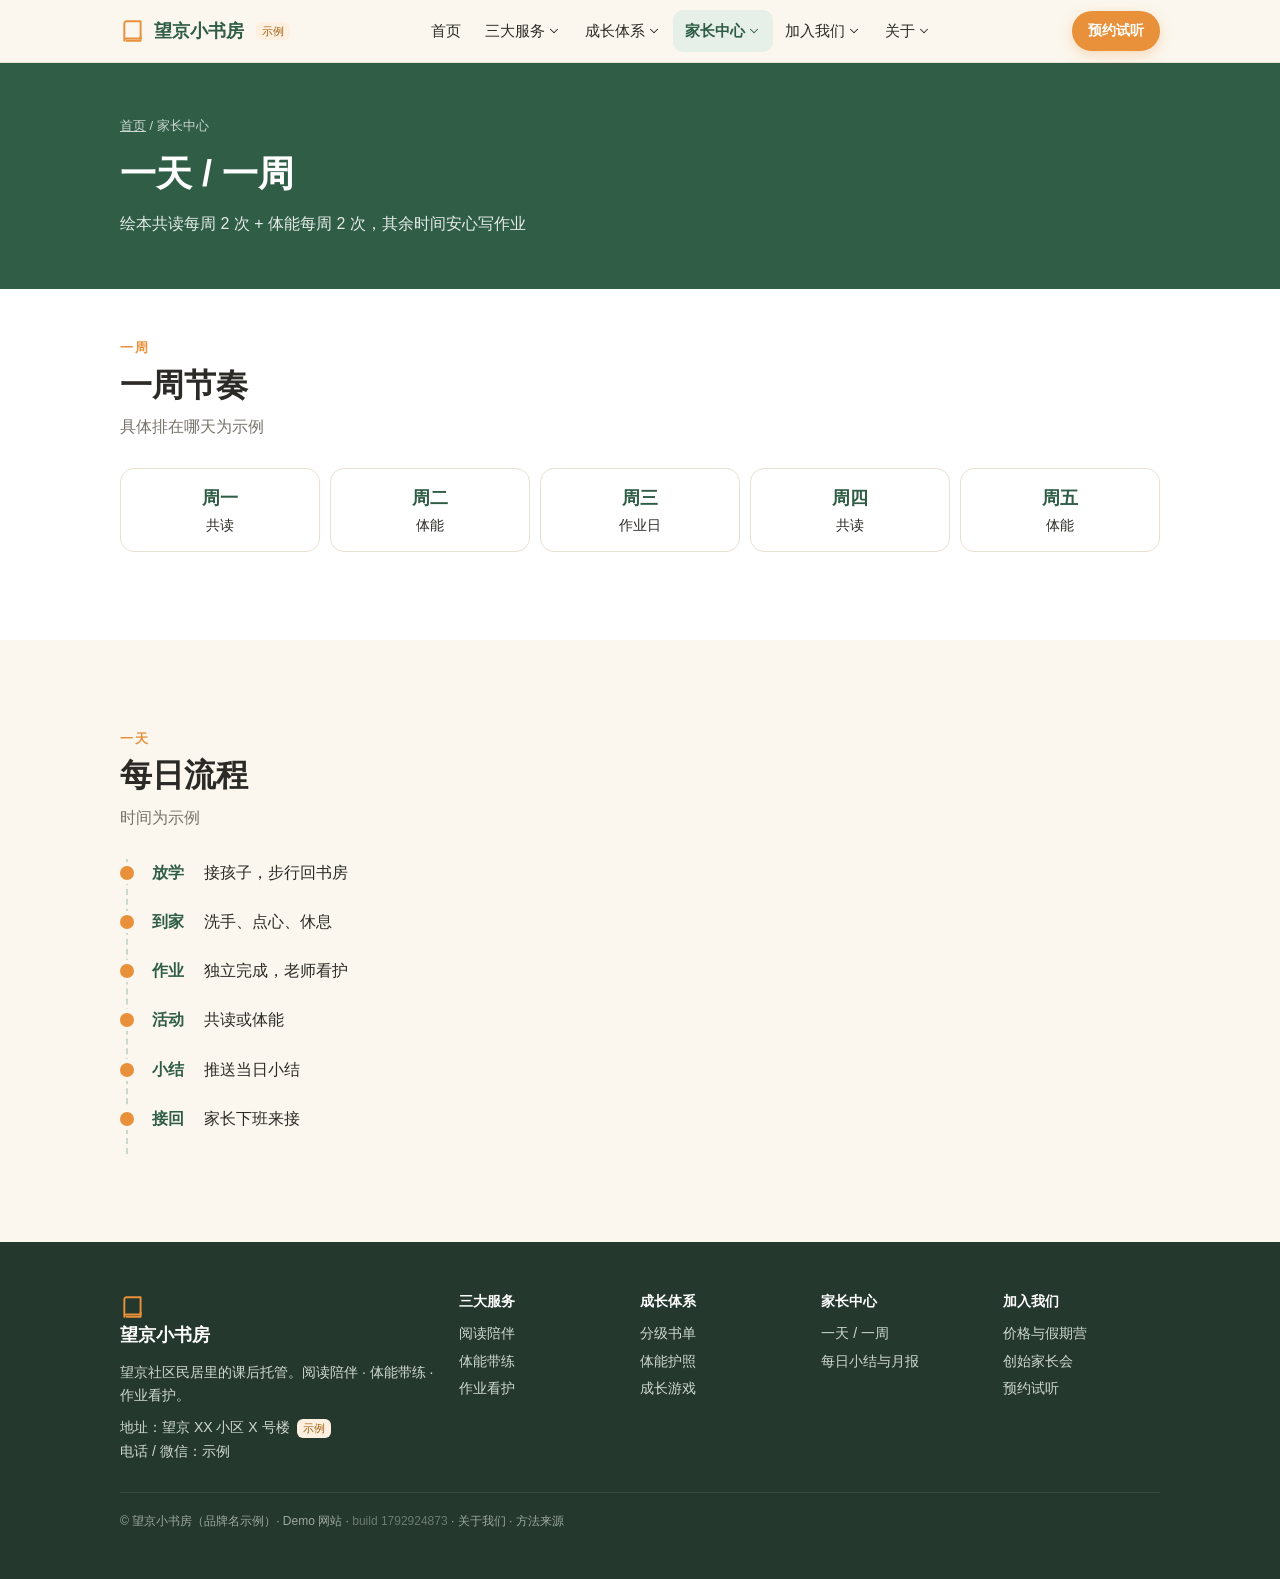
<file: schedule.html>
<!DOCTYPE html><html lang="zh-CN"><head><meta charset="utf-8"><meta name="viewport" content="width=device-width,initial-scale=1,viewport-fit=cover"><title>一天 / 一周 · 望京小书房（示例）</title><link rel="stylesheet" href="style.css?v=1792924873"></head><body><div id="nav"></div><noscript><nav style="padding:12px 20px;background:#fff;border-bottom:1px solid #e8e0d1;font-size:14px;line-height:2"><a href="index.html">首页</a> · <a href="services.html">三大服务</a> · <a href="books.html">分级书单</a> · <a href="passport.html">体能护照</a> · <a href="game.html">成长游戏</a> · <a href="schedule.html">一天/一周</a> · <a href="parents.html">每日小结与月报</a> · <a href="pricing.html">价格与假期营</a> · <a href="founders.html">创始家长会</a> · <a href="join.html">预约试听</a> · <a href="about.html">关于</a></nav></noscript><main><div class="ph"><div class="w"><div class="crumb"><a href="index.html">首页</a> / 家长中心</div><h1>一天 / 一周</h1><p>绘本共读每周 2 次 + 体能每周 2 次，其余时间安心写作业</p></div></div><section class="alt"><div class="w"><div class="sh"><div class="k">一周</div><h2>一周节奏</h2><p>具体排在哪天为示例</p></div><div class="ladder"><div><b>周一</b>共读</div><div><b>周二</b>体能</div><div><b>周三</b>作业日</div><div><b>周四</b>共读</div><div><b>周五</b>体能</div></div></div></section><section class=""><div class="w"><div class="sh"><div class="k">一天</div><h2>每日流程</h2><p>时间为示例</p></div><div class="tl"><div><b>放学</b>接孩子，步行回书房</div><div><b>到家</b>洗手、点心、休息</div><div><b>作业</b>独立完成，老师看护</div><div><b>活动</b>共读或体能</div><div><b>小结</b>推送当日小结</div><div><b>接回</b>家长下班来接</div></div></div></section></main><div id="foot"></div><script src="nav.js?v=1792924873"></script></body></html>
</file>
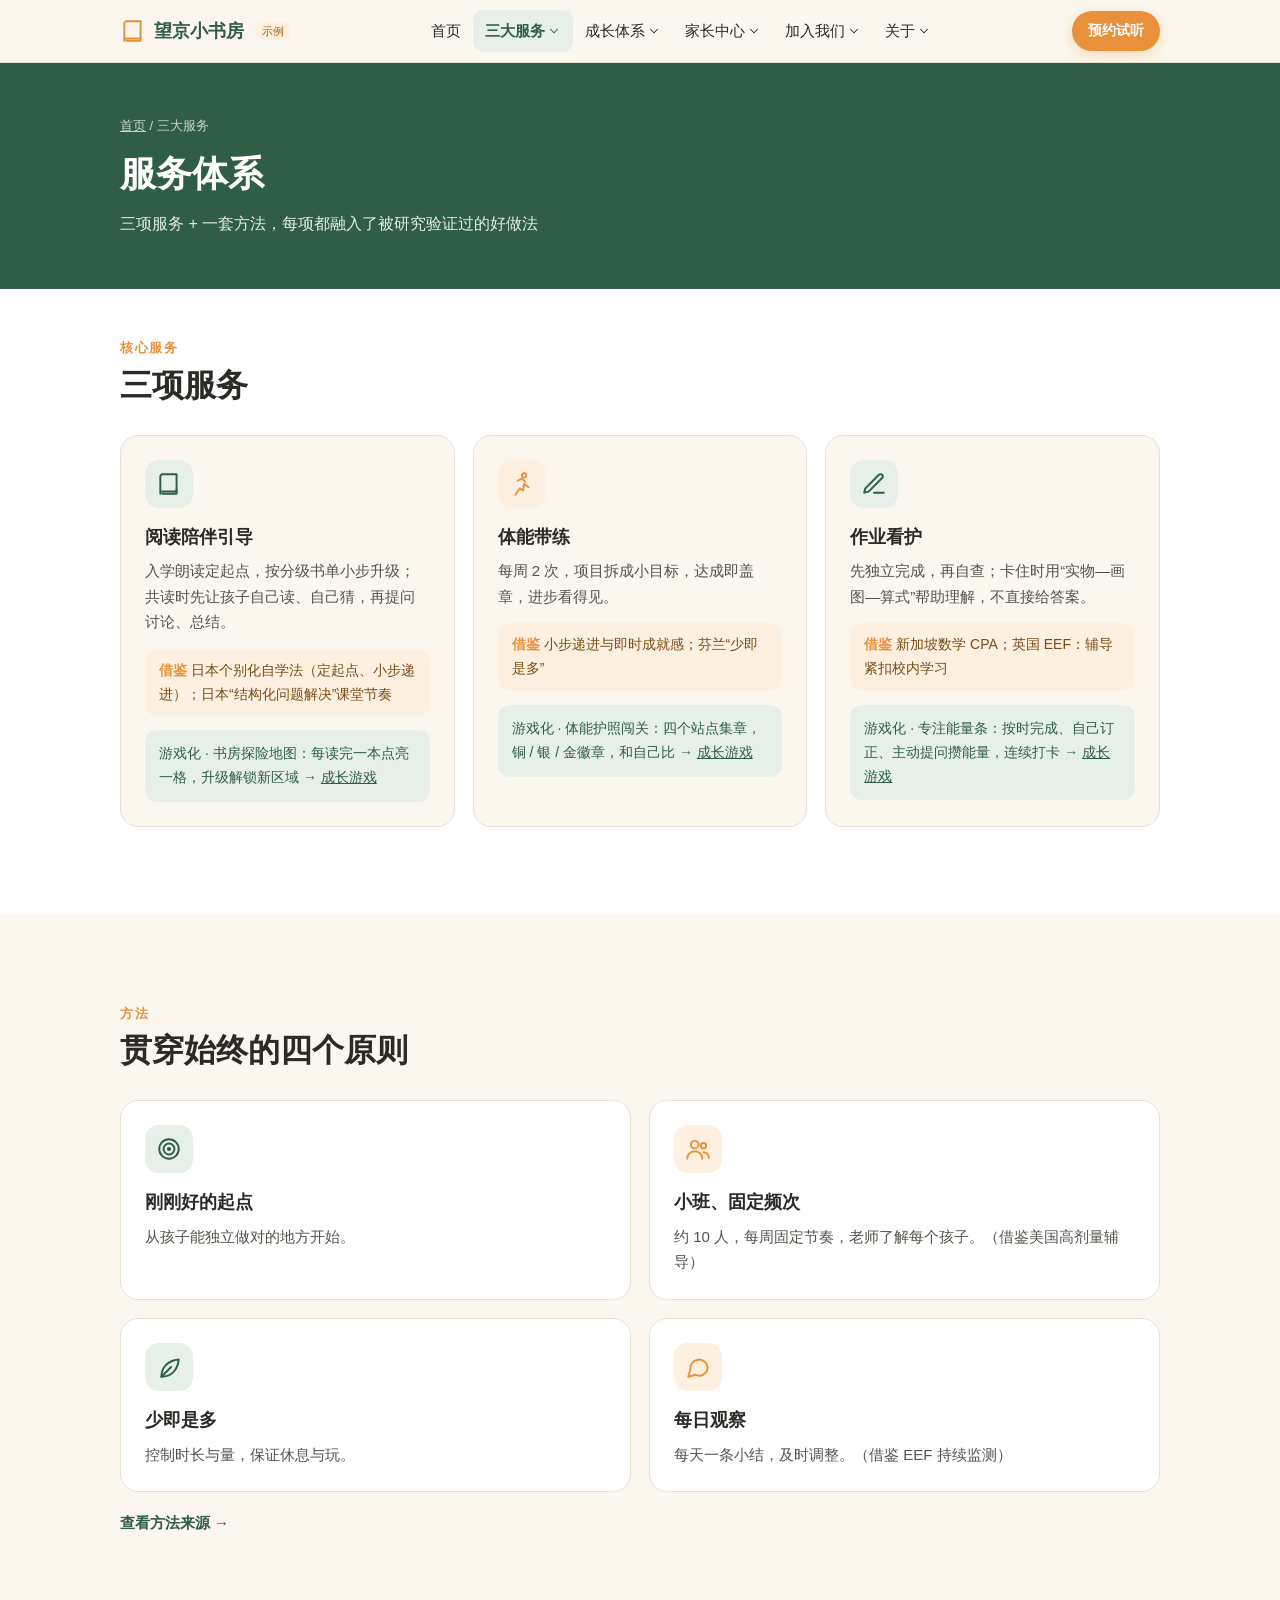
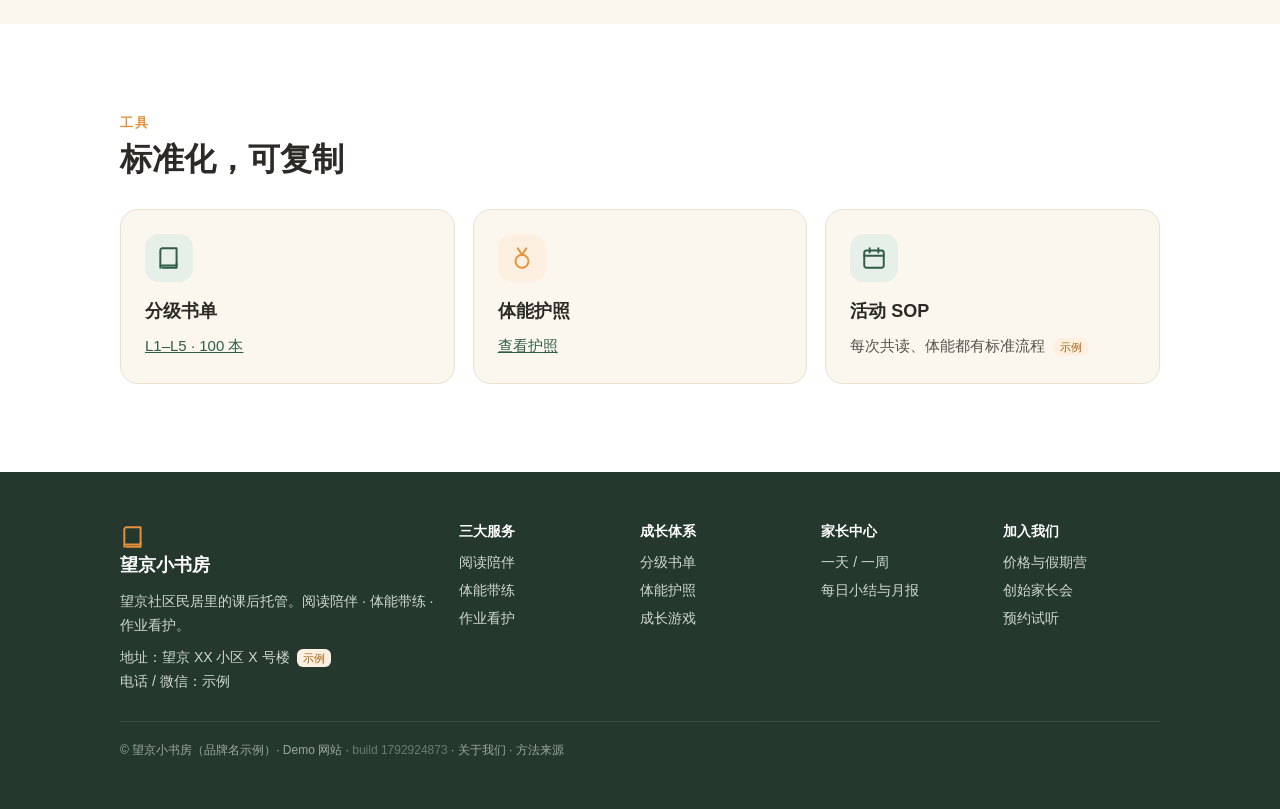
<file: services.html>
<!DOCTYPE html><html lang="zh-CN"><head><meta charset="utf-8"><meta name="viewport" content="width=device-width,initial-scale=1,viewport-fit=cover"><title>服务体系 · 望京小书房（示例）</title><link rel="stylesheet" href="style.css?v=1792924873"></head><body><div id="nav"></div><noscript><nav style="padding:12px 20px;background:#fff;border-bottom:1px solid #e8e0d1;font-size:14px;line-height:2"><a href="index.html">首页</a> · <a href="services.html">三大服务</a> · <a href="books.html">分级书单</a> · <a href="passport.html">体能护照</a> · <a href="game.html">成长游戏</a> · <a href="schedule.html">一天/一周</a> · <a href="parents.html">每日小结与月报</a> · <a href="pricing.html">价格与假期营</a> · <a href="founders.html">创始家长会</a> · <a href="join.html">预约试听</a> · <a href="about.html">关于</a></nav></noscript><main><div class="ph"><div class="w"><div class="crumb"><a href="index.html">首页</a> / 三大服务</div><h1>服务体系</h1><p>三项服务 + 一套方法，每项都融入了被研究验证过的好做法</p></div></div><section class="alt"><div class="w"><div class="sh"><div class="k">核心服务</div><h2>三项服务</h2></div><div class="g g3"><div class="c" id="read" style="scroll-margin-top:80px"><div class="icb"><svg class="ic" viewBox="0 0 24 24"><path d="M4 19V5a2 2 0 0 1 2-2h13v16H6a2 2 0 0 0-2 2z"/><path d="M19 17v4H6"/></svg></div><h3>阅读陪伴引导</h3><p>入学朗读定起点，按分级书单小步升级；共读时先让孩子自己读、自己猜，再提问讨论、总结。</p><div class="borrow"><b>借鉴</b> 日本个别化自学法（定起点、小步递进）；日本“结构化问题解决”课堂节奏</div><div class="gamebox">游戏化 · 书房探险地图：每读完一本点亮一格，升级解锁新区域 → <a href=game.html>成长游戏</a></div></div><div class="c" id="run" style="scroll-margin-top:80px"><div class="icb o"><svg class="ic" viewBox="0 0 24 24"><circle cx="14" cy="4" r="2"/><path d="m6 22 4-6 3 2 1-6 4 3M8 9l4-2 3 3"/></svg></div><h3>体能带练</h3><p>每周 2 次，项目拆成小目标，达成即盖章，进步看得见。</p><div class="borrow"><b>借鉴</b> 小步递进与即时成就感；芬兰“少即是多”</div><div class="gamebox">游戏化 · 体能护照闯关：四个站点集章，铜 / 银 / 金徽章，和自己比 → <a href=game.html>成长游戏</a></div></div><div class="c" id="hw" style="scroll-margin-top:80px"><div class="icb"><svg class="ic" viewBox="0 0 24 24"><path d="M12 20h9"/><path d="M16.5 3.5a2.1 2.1 0 1 1 3 3L7 19l-4 1 1-4z"/></svg></div><h3>作业看护</h3><p>先独立完成，再自查；卡住时用“实物—画图—算式”帮助理解，不直接给答案。</p><div class="borrow"><b>借鉴</b> 新加坡数学 CPA；英国 EEF：辅导紧扣校内学习</div><div class="gamebox">游戏化 · 专注能量条：按时完成、自己订正、主动提问攒能量，连续打卡 → <a href=game.html>成长游戏</a></div></div></div></div></section><section class=""><div class="w"><div class="sh"><div class="k">方法</div><h2>贯穿始终的四个原则</h2></div><div class="g g2"><div class="c"><div class="icb"><svg class="ic" viewBox="0 0 24 24"><circle cx="12" cy="12" r="9"/><circle cx="12" cy="12" r="5"/><circle cx="12" cy="12" r="1"/></svg></div><h3>刚刚好的起点</h3><p>从孩子能独立做对的地方开始。</p></div><div class="c"><div class="icb o"><svg class="ic" viewBox="0 0 24 24"><circle cx="9" cy="8" r="3.5"/><path d="M2 21a7 7 0 0 1 14 0"/><circle cx="17" cy="9" r="2.5"/><path d="M17 15a5 5 0 0 1 5 5"/></svg></div><h3>小班、固定频次</h3><p>约 10 人，每周固定节奏，老师了解每个孩子。（借鉴美国高剂量辅导）</p></div><div class="c"><div class="icb"><svg class="ic" viewBox="0 0 24 24"><path d="M5 21c0-9 6-15 16-16-1 10-7 16-16 16z"/><path d="M5 21 14 12"/></svg></div><h3>少即是多</h3><p>控制时长与量，保证休息与玩。</p></div><div class="c"><div class="icb o"><svg class="ic" viewBox="0 0 24 24"><path d="M21 12a8 8 0 0 1-11.6 7.1L3 21l1.9-6.4A8 8 0 1 1 21 12z"/></svg></div><h3>每日观察</h3><p>每天一条小结，及时调整。（借鉴 EEF 持续监测）</p></div></div><a class="more" href="about.html">查看方法来源</a></div></section><section class="alt"><div class="w"><div class="sh"><div class="k">工具</div><h2>标准化，可复制</h2></div><div class="g g3"><div class="c"><div class="icb"><svg class="ic" viewBox="0 0 24 24"><path d="M4 19V5a2 2 0 0 1 2-2h13v16H6a2 2 0 0 0-2 2z"/><path d="M19 17v4H6"/></svg></div><h3>分级书单</h3><p><a href=books.html>L1–L5 · 100 本</a></p></div><div class="c"><div class="icb o"><svg class="ic" viewBox="0 0 24 24"><circle cx="12" cy="15" r="6"/><path d="m8 3 4 6 4-6"/></svg></div><h3>体能护照</h3><p><a href=passport.html>查看护照</a></p></div><div class="c"><div class="icb"><svg class="ic" viewBox="0 0 24 24"><rect x="3" y="5" width="18" height="16" rx="2"/><path d="M3 10h18M8 3v4M16 3v4"/></svg></div><h3>活动 SOP</h3><p>每次共读、体能都有标准流程 <i class="tag">示例</i></p></div></div></div></section></main><div id="foot"></div><script src="nav.js?v=1792924873"></script></body></html>
</file>
<file: style.css>
:root{--cream:#fbf7ef;--cream2:#f3ecdf;--g:#2f5d46;--g2:#e6efe8;--o:#e8913a;--o2:#fdf0e1;--t:#2b2a26;--m:#77736a;--line:#e8e0d1;--r:18px}
*{box-sizing:border-box;margin:0;padding:0}html{scroll-behavior:smooth}
body{font-family:-apple-system,BlinkMacSystemFont,"PingFang SC","Hiragino Sans GB","Noto Sans CJK SC","Microsoft YaHei",sans-serif;color:var(--t);background:var(--cream);line-height:1.7;font-size:16px;-webkit-font-smoothing:antialiased}
a{color:var(--g)}img,svg{display:block}.w{max-width:1080px;margin:0 auto;padding:0 20px}
.ic{width:26px;height:26px;stroke:currentColor;fill:none;stroke-width:1.8;stroke-linecap:round;stroke-linejoin:round}
/* header */
.hd{position:sticky;top:0;z-index:50;background:rgba(251,247,239,.94);backdrop-filter:blur(10px);border-bottom:1px solid var(--line)}
.hd .w{display:flex;align-items:center;justify-content:space-between;height:62px}
.logo{display:flex;align-items:center;gap:8px;font-weight:700;font-size:18px;color:var(--g);text-decoration:none}.logo .ic{color:var(--o)}
.menu{display:none;gap:4px;align-items:center}.menu .grp{position:relative}.menu .grp>a{display:block;padding:8px 12px;border-radius:10px;text-decoration:none;color:var(--t);font-size:15px}
.menu .grp>a:hover,.menu .grp.on>a{background:var(--g2);color:var(--g)}
.menu .sub{display:none;position:absolute;top:100%;left:0;background:#fff;border:1px solid var(--line);border-radius:14px;padding:6px;min-width:150px;box-shadow:0 10px 30px #0000001a}
.menu .grp:hover .sub{display:block}.menu .sub a{display:block;padding:8px 12px;border-radius:8px;text-decoration:none;color:var(--t);font-size:14px}.menu .sub a:hover{background:var(--cream)}
.burger{background:none;border:0;padding:8px;color:var(--g);cursor:pointer}
.drawer{display:none;border-top:1px solid var(--line);background:#fff}.drawer.open{display:block}
.drawer .w{padding:10px 20px 18px}.drawer h4{font-size:12px;color:var(--m);letter-spacing:.1em;margin:12px 0 4px}.drawer a{display:inline-block;margin:4px 8px 4px 0;padding:6px 14px;border-radius:20px;background:var(--cream);text-decoration:none;color:var(--t);font-size:14px}.drawer a.on{background:var(--g);color:#fff}
/* buttons */
.btn{display:inline-flex;align-items:center;justify-content:center;gap:6px;padding:12px 26px;border-radius:999px;font-weight:600;font-size:16px;text-decoration:none;border:0;cursor:pointer;background:var(--o);color:#fff;box-shadow:0 4px 14px rgba(232,145,58,.3);transition:.2s}.btn:hover{transform:translateY(-1px)}
.btn.ghost{background:transparent;color:var(--g);box-shadow:none;border:1.5px solid var(--g)}.btn.sm{padding:8px 16px;font-size:14px}.btn.full{width:100%}
.more{display:inline-flex;align-items:center;gap:4px;font-weight:600;text-decoration:none;font-size:15px;margin-top:18px}.more:after{content:"→"}
/* hero */
.hero{padding:56px 0 64px;background:radial-gradient(circle at 85% 20%,#f7e3c6 0,transparent 45%),var(--cream)}
.eyebrow{display:inline-flex;align-items:center;gap:6px;background:#fff;border:1px solid var(--line);color:var(--g);border-radius:999px;padding:4px 14px;font-size:13px}
.hero h1{font-size:32px;line-height:1.3;margin:18px 0 14px;letter-spacing:.01em}.hero h1 em{font-style:normal;color:var(--g)}
.hero p.lead{font-size:17px;color:#55524b;max-width:600px}.hero .acts{display:flex;gap:12px;flex-wrap:wrap;margin-top:26px}
.facts{display:grid;grid-template-columns:repeat(2,1fr);gap:10px;margin-top:30px;max-width:620px}.facts div{background:#fff;border-radius:14px;padding:12px 14px;border:1px solid var(--line)}.facts b{display:block;font-size:20px;color:var(--g)}.facts span{font-size:13px;color:var(--m)}
/* page header */
.ph{padding:34px 0 36px;background:var(--g);color:#fff}.crumb{font-size:13px;opacity:.75}.crumb a{color:#fff}.ph h1{font-size:28px;margin:6px 0 6px}.ph p{opacity:.88;max-width:640px}
/* sections */
section{padding:64px 0}section.alt{background:#fff}section.tint{background:var(--g2)}
.sh{margin-bottom:28px}.sh .k{font-size:13px;color:var(--o);font-weight:700;letter-spacing:.12em}.sh h2{font-size:26px;line-height:1.35;margin:4px 0 6px}.sh p{color:var(--m);max-width:620px}
.g{display:grid;gap:18px}
.c{background:#fff;border:1px solid var(--line);border-radius:var(--r);padding:24px}section.alt .c{background:var(--cream)}
.c .icb{width:48px;height:48px;border-radius:14px;background:var(--g2);color:var(--g);display:flex;align-items:center;justify-content:center;margin-bottom:14px}.c .icb.o{background:var(--o2);color:var(--o)}
.c h3{font-size:18px;margin-bottom:6px}.c p{color:#55524b;font-size:15px}
.borrow{margin-top:14px;padding:10px 14px;background:var(--o2);border-radius:12px;font-size:14px;color:#7a4b14}.borrow b{color:var(--o)}
.tag{display:inline-block;font-size:11px;font-style:normal;background:var(--o2);color:#a5600f;border-radius:6px;padding:0 6px;margin-left:4px;vertical-align:middle;font-weight:500;line-height:1.7}
ul.li,ol.li{padding-left:20px}ul.li li,ol.li li{margin:6px 0}
/* home module blocks */
.mod{display:grid;gap:24px;align-items:center}.mod .num{font-size:13px;font-weight:700;color:var(--o)}
/* ladder, timeline */
.ladder{display:grid;grid-template-columns:repeat(auto-fit,minmax(110px,1fr));gap:10px}.ladder div{background:#fff;border:1px solid var(--line);border-radius:14px;padding:14px;text-align:center;font-size:14px}.ladder b{display:block;color:var(--g);font-size:18px}
.tl{position:relative;margin-left:6px;border-left:2px dashed #c9d9cd}.tl div{position:relative;padding:0 0 22px 24px}.tl div:before{content:"";position:absolute;left:-8px;top:7px;width:14px;height:14px;border-radius:50%;background:var(--o);box-shadow:0 0 0 4px var(--cream)}.tl b{display:inline-block;min-width:52px;color:var(--g)}
/* price */
.price .c{text-align:left;position:relative}.price .n{font-size:30px;font-weight:800;color:var(--t);margin:8px 0}.price .n small{font-size:14px;font-weight:500;color:var(--m)}.price .hot{border:2px solid var(--o)}.price .hot:before{content:"推荐";position:absolute;top:-12px;left:20px;background:var(--o);color:#fff;font-size:12px;padding:1px 10px;border-radius:999px}
/* faq/form */
details{background:#fff;border:1px solid var(--line);border-radius:14px;padding:16px 18px;margin-bottom:10px}summary{font-weight:600;cursor:pointer}details p{color:#55524b;margin-top:8px}
form{display:grid;gap:12px;max-width:560px}label{font-size:14px;color:var(--m)}input,select,textarea{padding:13px 14px;border:1px solid var(--line);border-radius:12px;font:inherit;background:#fff;width:100%}input:focus,select:focus,textarea:focus{outline:2px solid var(--g2);border-color:var(--g)}
.row{display:grid;grid-template-columns:1fr 1fr;gap:10px}
.booklist{columns:1;padding-left:22px}.booklist li{break-inside:avoid;margin:8px 0}.booklist small{color:var(--m)}
.src{font-size:13px;color:var(--m)}
.cta{background:var(--g);color:#fff;border-radius:24px;padding:36px 28px;text-align:center}.cta h2{font-size:24px;margin-bottom:8px}.cta p{opacity:.88;margin-bottom:20px}
/* footer */
.ft{background:#24382d;color:#cfd8d1;padding:48px 0 100px;font-size:14px}.ft .cols{display:grid;grid-template-columns:repeat(2,1fr);gap:24px}.ft h4{color:#fff;font-size:14px;margin-bottom:8px}.ft a{display:block;color:#cfd8d1;text-decoration:none;margin:4px 0}.ft a:hover{color:#fff}.ft .bot{border-top:1px solid #ffffff22;margin-top:28px;padding-top:18px;font-size:12px;opacity:.7}
.fab{position:fixed;left:16px;right:16px;bottom:14px;z-index:40}.fab .btn{width:100%}
@media(min-width:820px){
 .menu{display:flex}.burger,.drawer,.drawer.open{display:none}.fab{display:none}.ft{padding-bottom:48px}
 .hero{padding:88px 0 96px}.hero h1{font-size:46px}.facts{grid-template-columns:repeat(4,1fr)}
 section{padding:88px 0}.sh h2{font-size:32px}.ph{padding:52px 0}.ph h1{font-size:36px}
 .g2{grid-template-columns:repeat(2,1fr)}.g3{grid-template-columns:repeat(3,1fr)}.g4{grid-template-columns:repeat(4,1fr)}
 .mod{grid-template-columns:1fr 1.2fr;gap:56px}.mod.rev>:first-child{order:2}
 .booklist{columns:2;column-gap:40px}.ft .cols{grid-template-columns:2fr 1fr 1fr 1fr 1fr}
}
body{display:flex;flex-direction:column;min-height:100vh}main{flex:1}.ph+section{padding-top:48px}
/* mega nav */
.hd .w{gap:12px}.menu{flex:1;justify-content:center}.menu .top{display:flex;align-items:center;gap:2px;padding:8px 12px;border-radius:10px;text-decoration:none;color:var(--t);font-size:15px}.menu .top .ic{width:14px;height:14px}
.menu .grp:hover .top,.menu .grp.on .top{background:var(--g2);color:var(--g)}.menu .grp.on .top{font-weight:700}
.mega{display:none;position:absolute;top:100%;left:50%;transform:translateX(-50%);background:#fff;border:1px solid var(--line);border-radius:16px;padding:8px;min-width:280px;box-shadow:0 14px 40px #0000001f}.menu .grp:hover .mega,.menu .grp:focus-within .mega{display:block}
.mi{display:flex;gap:12px;align-items:center;padding:10px;border-radius:12px;text-decoration:none;color:var(--t)}.mi:hover{background:var(--cream)}.mi .icb{width:38px;height:38px;border-radius:10px;background:var(--g2);color:var(--g);display:flex;align-items:center;justify-content:center;flex:none}.mi .ic{width:20px;height:20px}.mi b{display:block;font-size:15px}.mi small{color:var(--m);font-size:13px}
.btn.book{display:none}.drawer .w{padding:8px 20px 20px}.dtop{display:block;padding:12px 4px;font-weight:600;text-decoration:none;color:var(--t);border-bottom:1px solid var(--line)}
.acc{border-bottom:1px solid var(--line)}.acc summary{list-style:none;display:flex;justify-content:space-between;align-items:center;padding:12px 4px}.acc summary::-webkit-details-marker{display:none}.acc summary .ic{width:18px;height:18px;transition:.2s}.acc[open] summary .ic{transform:rotate(180deg)}.acc.on summary,.dtop.on{color:var(--g)}.acc{background:none;border-radius:0;padding:0;margin:0;border-left:0;border-right:0;border-top:0}
@media(min-width:820px){.btn.book{display:inline-flex}}
/* game */
.map{display:grid;grid-template-columns:repeat(5,1fr);gap:6px}.reg{border-radius:14px;padding:8px;background:var(--cream2);opacity:.55}.reg.open{opacity:1;background:var(--g2)}.reg h4{font-size:13px;text-align:center;margin-bottom:6px;color:var(--g)}
.tiles{display:grid;grid-template-columns:repeat(2,1fr);gap:4px}.tile{aspect-ratio:1;border-radius:6px;background:#fff;border:1px solid var(--line);cursor:pointer;padding:0}.tile.lit{background:var(--o);border-color:var(--o)}
.bar{height:18px;border-radius:999px;background:var(--cream2);overflow:hidden}.bar i{display:block;height:100%;background:linear-gradient(90deg,var(--o),#f3b46b);width:0;transition:.3s}
.stamps{display:grid;grid-template-columns:repeat(4,1fr);gap:10px}.st{border:2px dashed var(--line);border-radius:50%;aspect-ratio:1;display:flex;align-items:center;justify-content:center;font-size:13px;cursor:pointer;background:#fff;color:var(--m);text-align:center;padding:4px}.st.on{border:2px solid var(--g);background:var(--g2);color:var(--g);font-weight:700}
.pill{display:inline-block;background:var(--o2);color:#a5600f;border-radius:999px;padding:2px 10px;font-size:13px;margin:3px 4px 3px 0}
.gamebox{margin-top:14px;padding:12px 14px;border-radius:12px;background:var(--g2);font-size:14px;color:var(--g)}
.menu .top{white-space:nowrap}.menu{gap:0}
.hd .drawer .w{display:block;height:auto}.menu .grp>a.top{display:flex;align-items:center;gap:2px}.drawer .mi{padding:8px 6px}
.c.ex{cursor:pointer;transition:.2s}.c.ex:hover{transform:translateY(-3px);box-shadow:0 10px 26px #0000001a;border-color:var(--g)}.c.ex:active{transform:scale(.99)}.c.ex:focus-visible{outline:3px solid var(--o)}
.chip{border:0;cursor:pointer;font:inherit;font-size:13px}.chip:hover{background:var(--o);color:#fff}
.mask{position:fixed;inset:0;background:rgba(30,40,34,.5);z-index:100;display:flex;align-items:flex-end;justify-content:center}.mask[hidden]{display:none}
.sheet{background:#fff;width:100%;max-height:88vh;overflow:auto;border-radius:22px 22px 0 0;padding:26px 20px 22px;position:relative;animation:up .25s}
.sheet h3{font-size:20px;padding-right:36px}.x{position:absolute;top:14px;right:14px;width:36px;height:36px;border-radius:50%;border:0;background:var(--cream2);font-size:22px;cursor:pointer}
.daily{margin:14px 0;padding:12px 14px;background:var(--g2);border-radius:12px;color:var(--g);font-size:14px}
.sheet .map .tile{cursor:default}.pop{position:absolute;z-index:120;max-width:260px;background:var(--t);color:#fff;font-size:13px;padding:8px 12px;border-radius:10px;box-shadow:0 6px 18px #0003}
@keyframes up{from{transform:translateY(40px);opacity:0}}
@media(min-width:820px){.mask{align-items:center}.sheet{max-width:520px;border-radius:22px}}
/* mobile nav hard fix */
@media(max-width:899px){.hd .menu,.btn.book{display:none!important}.burger{display:block!important}.hd .drawer{display:none}.hd .drawer.open{display:block}.hd .drawer .w{display:block!important;height:auto}.drawer .mega{display:none}}
@media(min-width:900px){.burger,.hd .drawer,.hd .drawer.open{display:none!important}.hd .menu{display:flex!important}.btn.book{display:inline-flex}}
@media(hover:none){.menu .grp:hover .mega{display:none}}
.menu .top,.mi b,.dtop,.acc summary{white-space:nowrap}
.drawer a.mi{display:flex;background:none;margin:0;padding:8px 4px;border-radius:10px}.drawer a.dtop{display:block;background:none;border-radius:0;margin:0;padding:12px 4px;font-size:16px}.drawer a.btn{display:flex;background:var(--o);color:#fff;margin:16px 0 0;padding:13px;border-radius:999px;font-size:16px}.acc summary{font-weight:600;font-size:16px}
.fab{bottom:calc(10px + env(safe-area-inset-bottom));transform:translateY(140%);opacity:0;transition:.25s;pointer-events:none}.fab.show{transform:none;opacity:1;pointer-events:auto}.fab .btn{padding:10px 18px;font-size:15px;box-shadow:0 6px 18px rgba(0,0,0,.18)}
@media(max-width:899px){body{padding-bottom:calc(60px + env(safe-area-inset-bottom))}}@media(min-width:900px){.fab{display:none}}
/* v5 standalone mobile drawer */
.drawer{display:none!important}
.mdrawer{display:none;position:fixed;left:0;right:0;top:62px;bottom:0;z-index:60;background:#fff;overflow-y:auto;-webkit-overflow-scrolling:touch;border-top:1px solid var(--line)}
.mdrawer.open{display:block!important}
.mdrawer .mdw{display:block!important;width:100%;max-width:none;padding:6px 20px calc(24px + env(safe-area-inset-bottom))}
.mdrawer a,.mdrawer details,.mdrawer summary{width:100%!important;white-space:nowrap!important;writing-mode:horizontal-tb}
.mdrawer .dtop{display:block!important;padding:14px 4px;font-weight:600;font-size:16px;color:var(--t);text-decoration:none;border-bottom:1px solid var(--line);background:none;border-radius:0;margin:0}
.mdrawer details.acc{display:block!important;border:0;border-bottom:1px solid var(--line);border-radius:0;padding:0;margin:0;background:none}
.mdrawer .acc summary{display:flex!important;flex-direction:row;justify-content:space-between;align-items:center;padding:14px 4px;font-weight:600;font-size:16px;list-style:none}
.mdrawer .acc summary::-webkit-details-marker{display:none}.mdrawer .acc summary .ic{width:18px;height:18px}
.mdrawer a.mi{display:flex!important;flex-direction:row;align-items:center;gap:12px;padding:10px 4px;margin:0;background:none;text-decoration:none;color:var(--t)}
.mdrawer .mi>span:last-child{display:flex;flex-direction:column;white-space:normal!important}.mdrawer .mi small{white-space:normal}
.mdrawer .mbtn{display:block!important;text-align:center;margin-top:18px;padding:14px;border-radius:999px;background:var(--o);color:#fff;font-weight:700;text-decoration:none}
body.noscroll{overflow:hidden}
@media(min-width:900px){.mdrawer,.mdrawer.open{display:none!important}}
@media(max-width:899px){.hd .menu,.hd nav.menu{display:none!important}}
</file>
